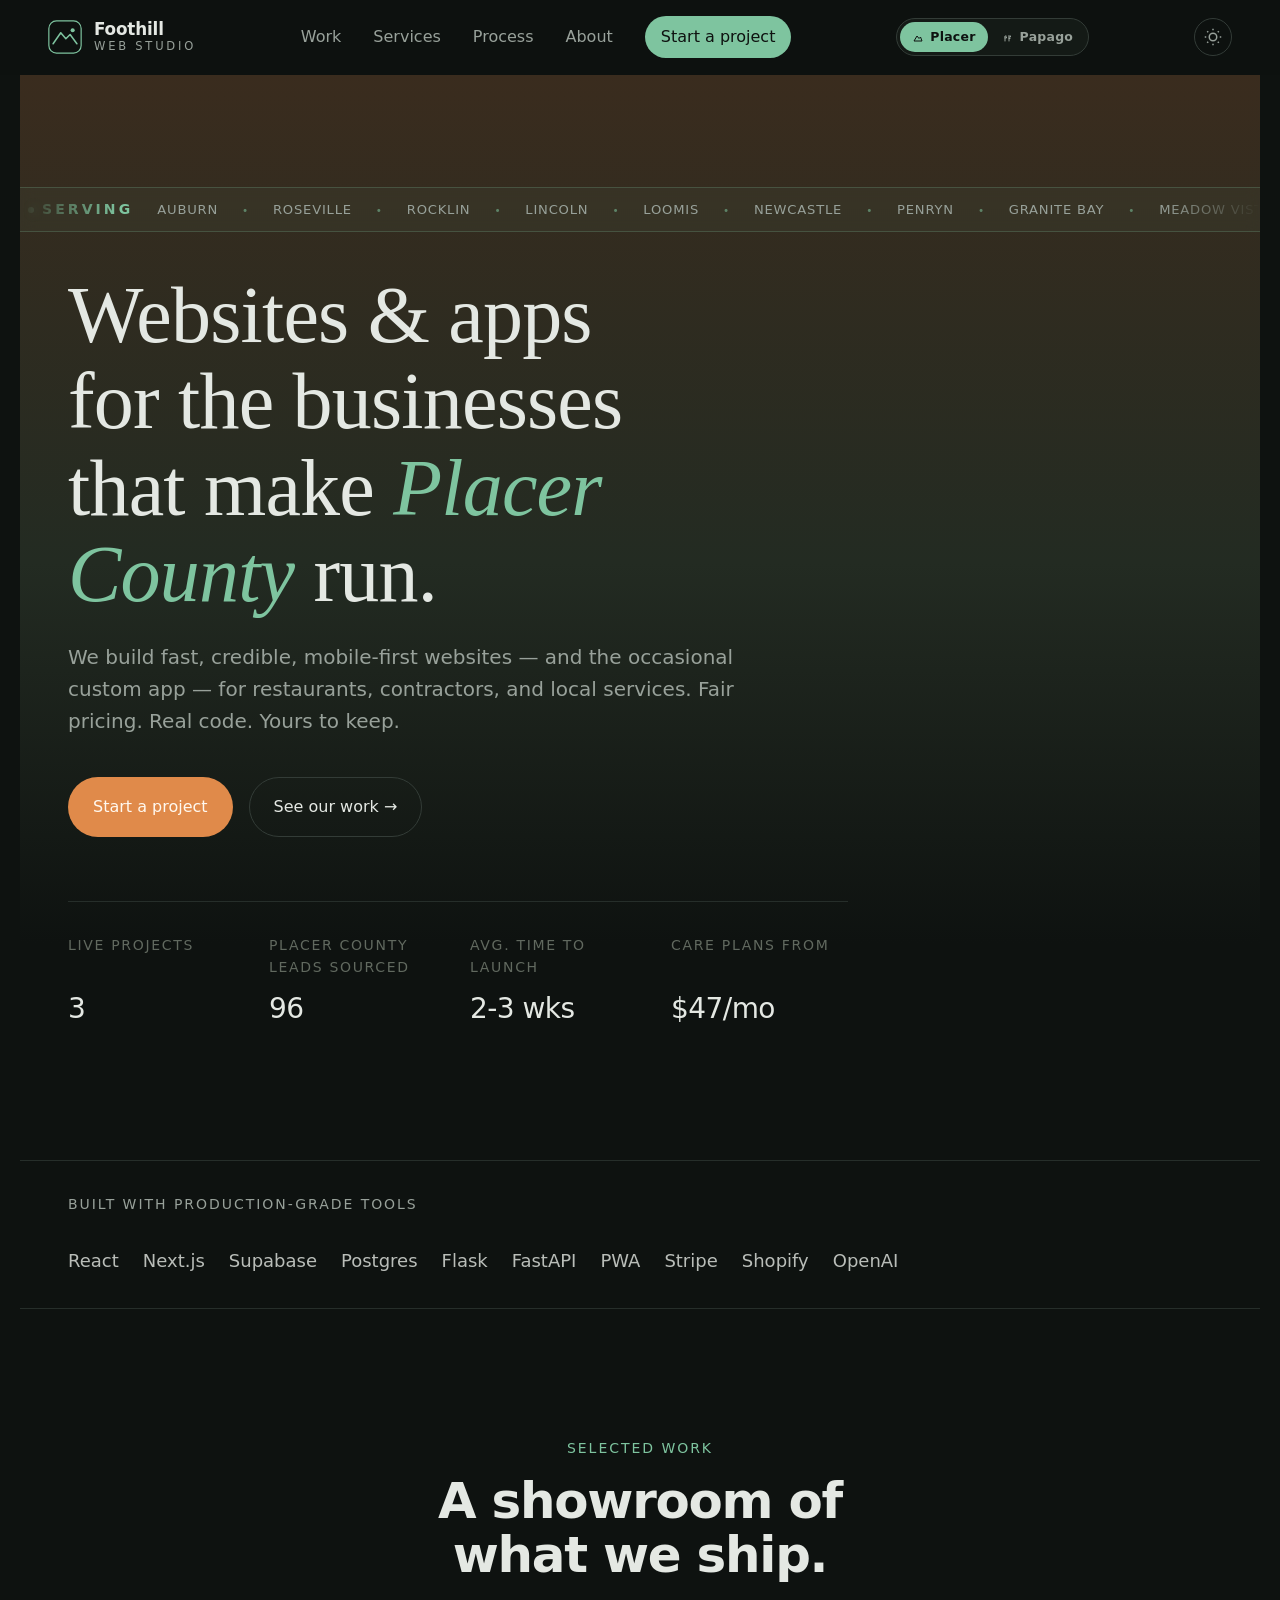
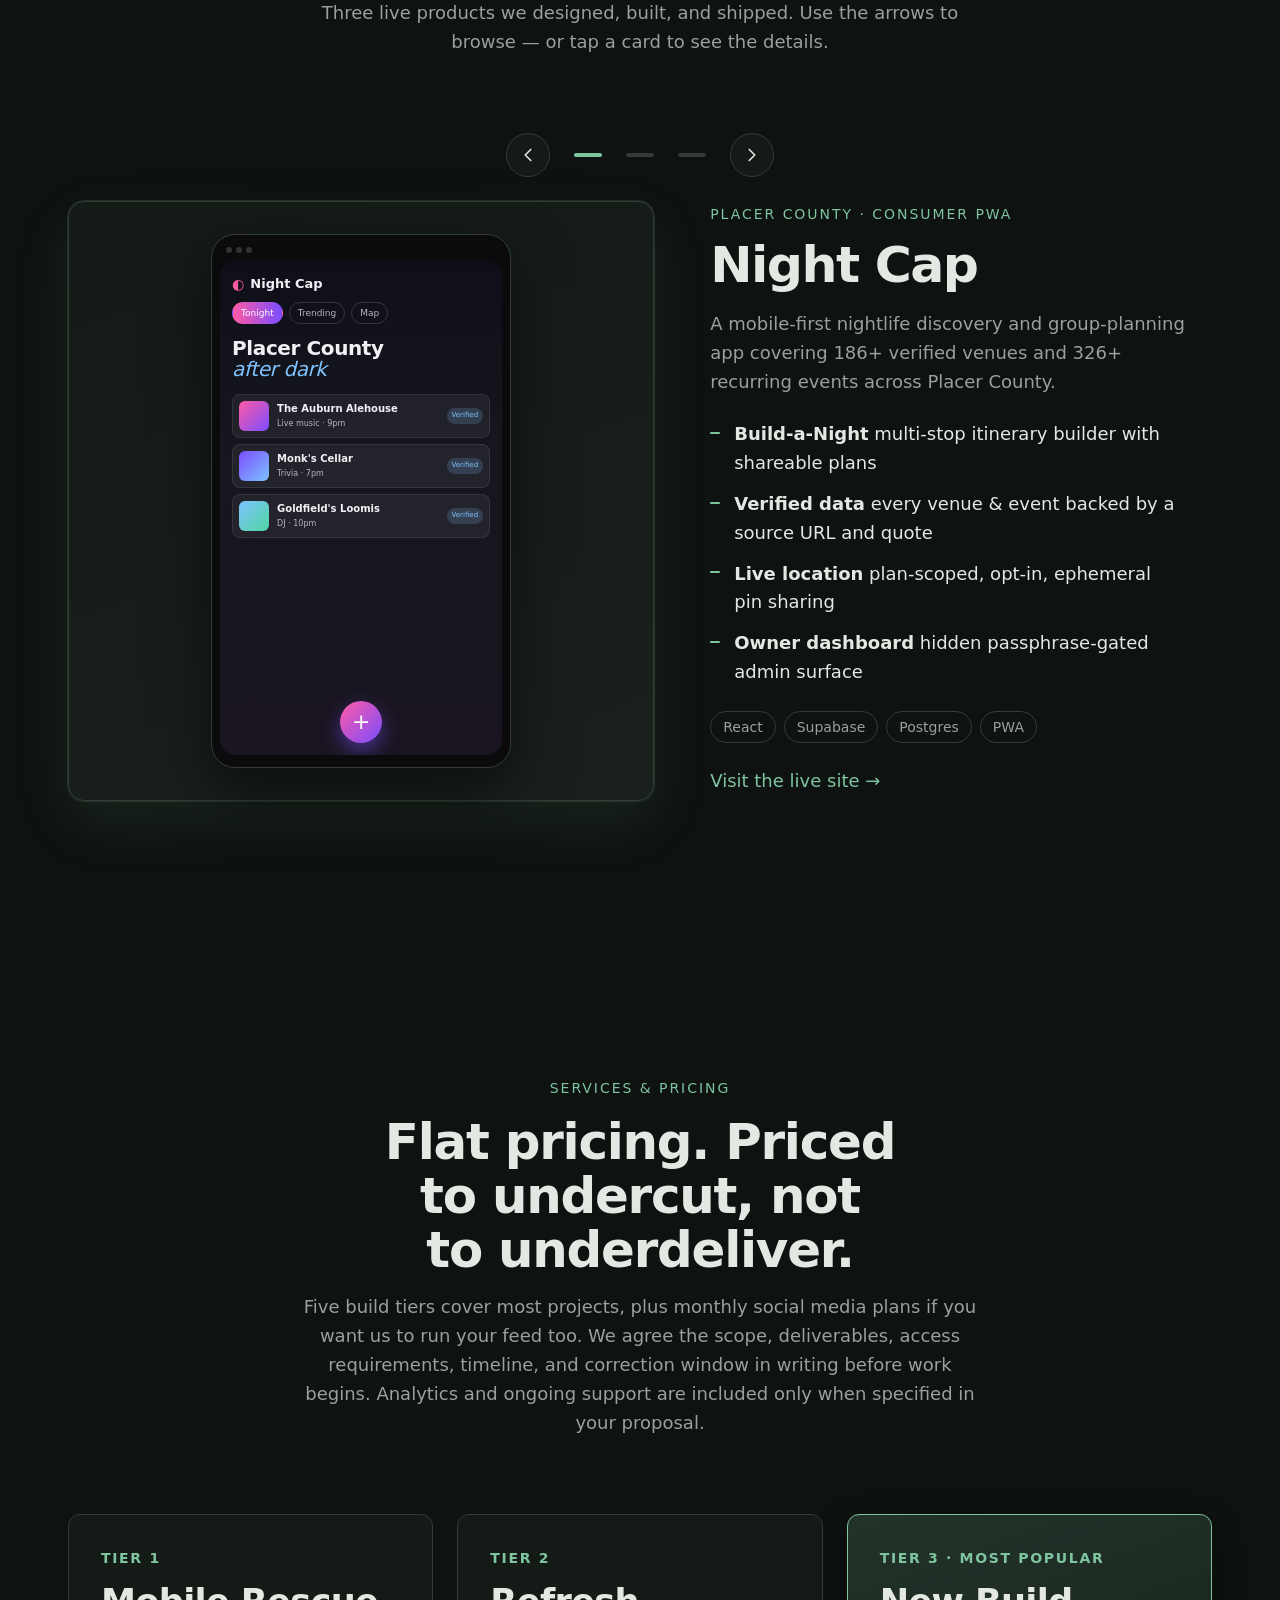
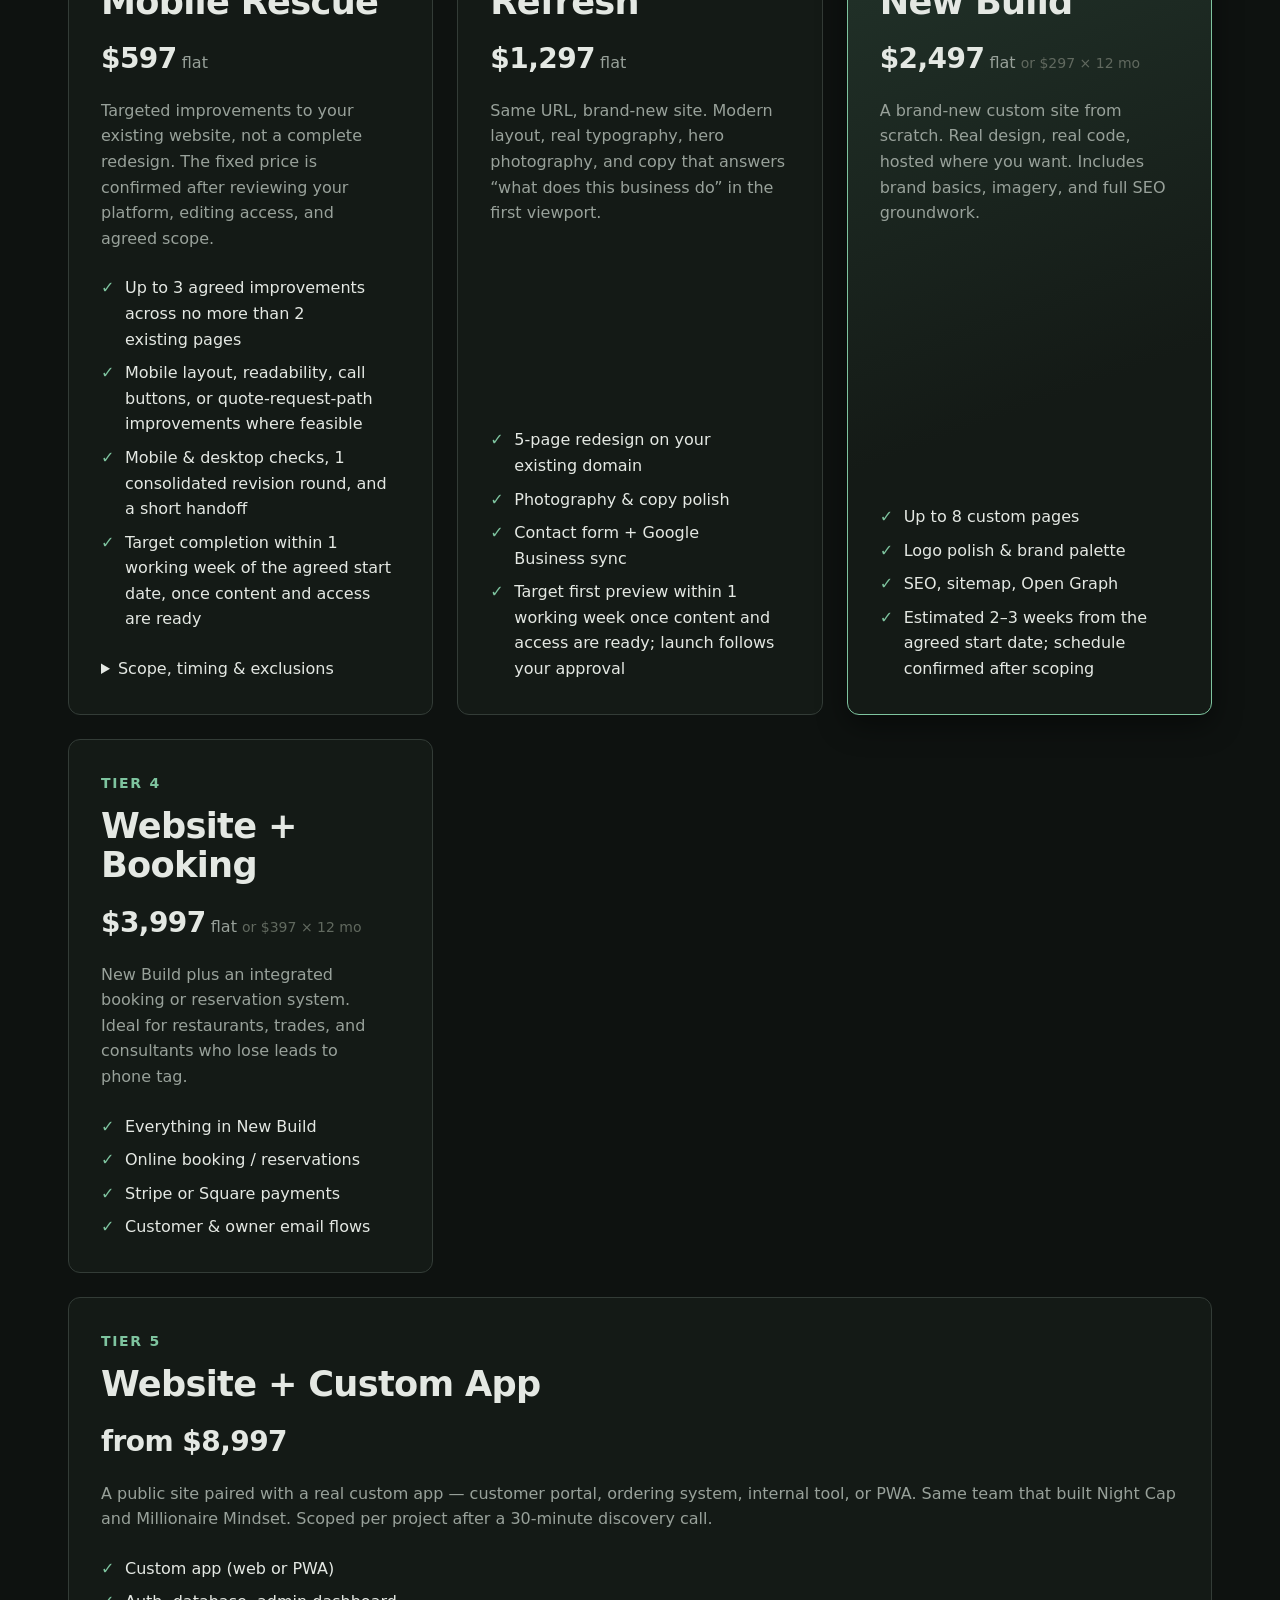
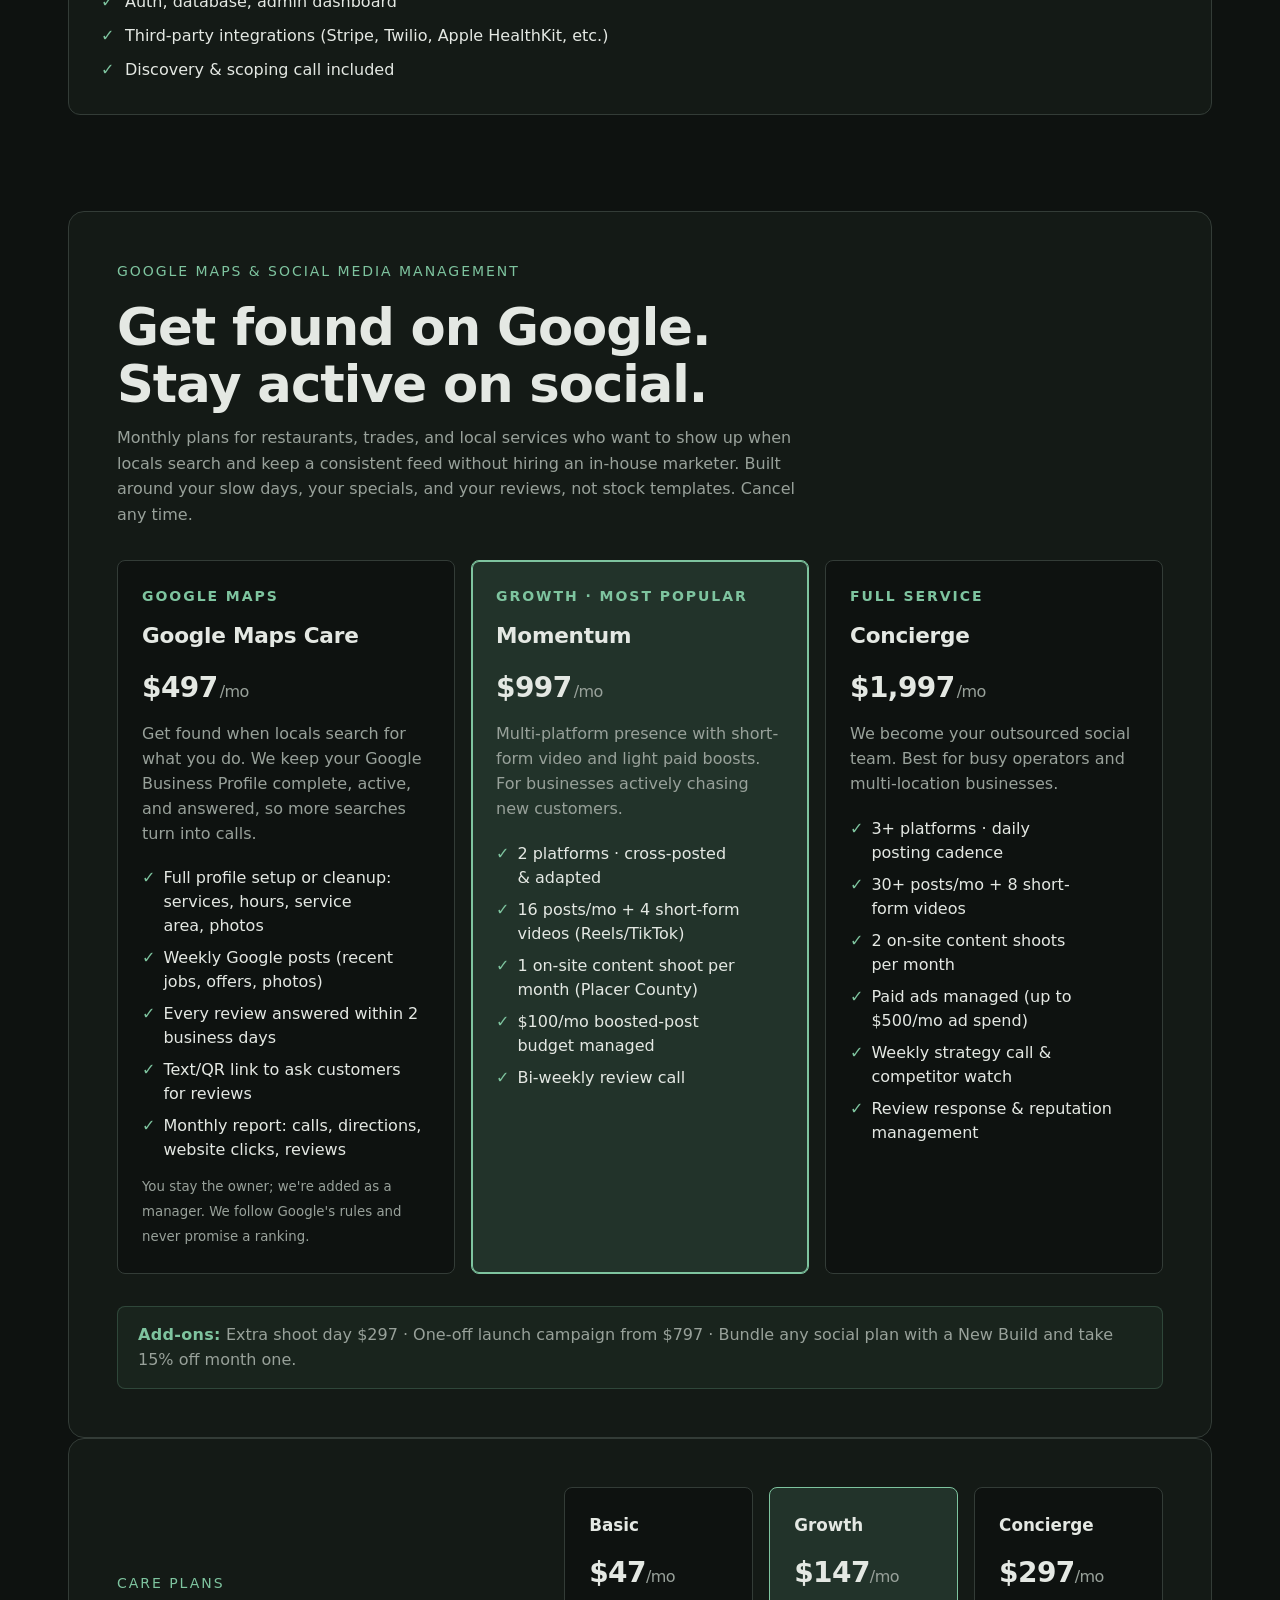
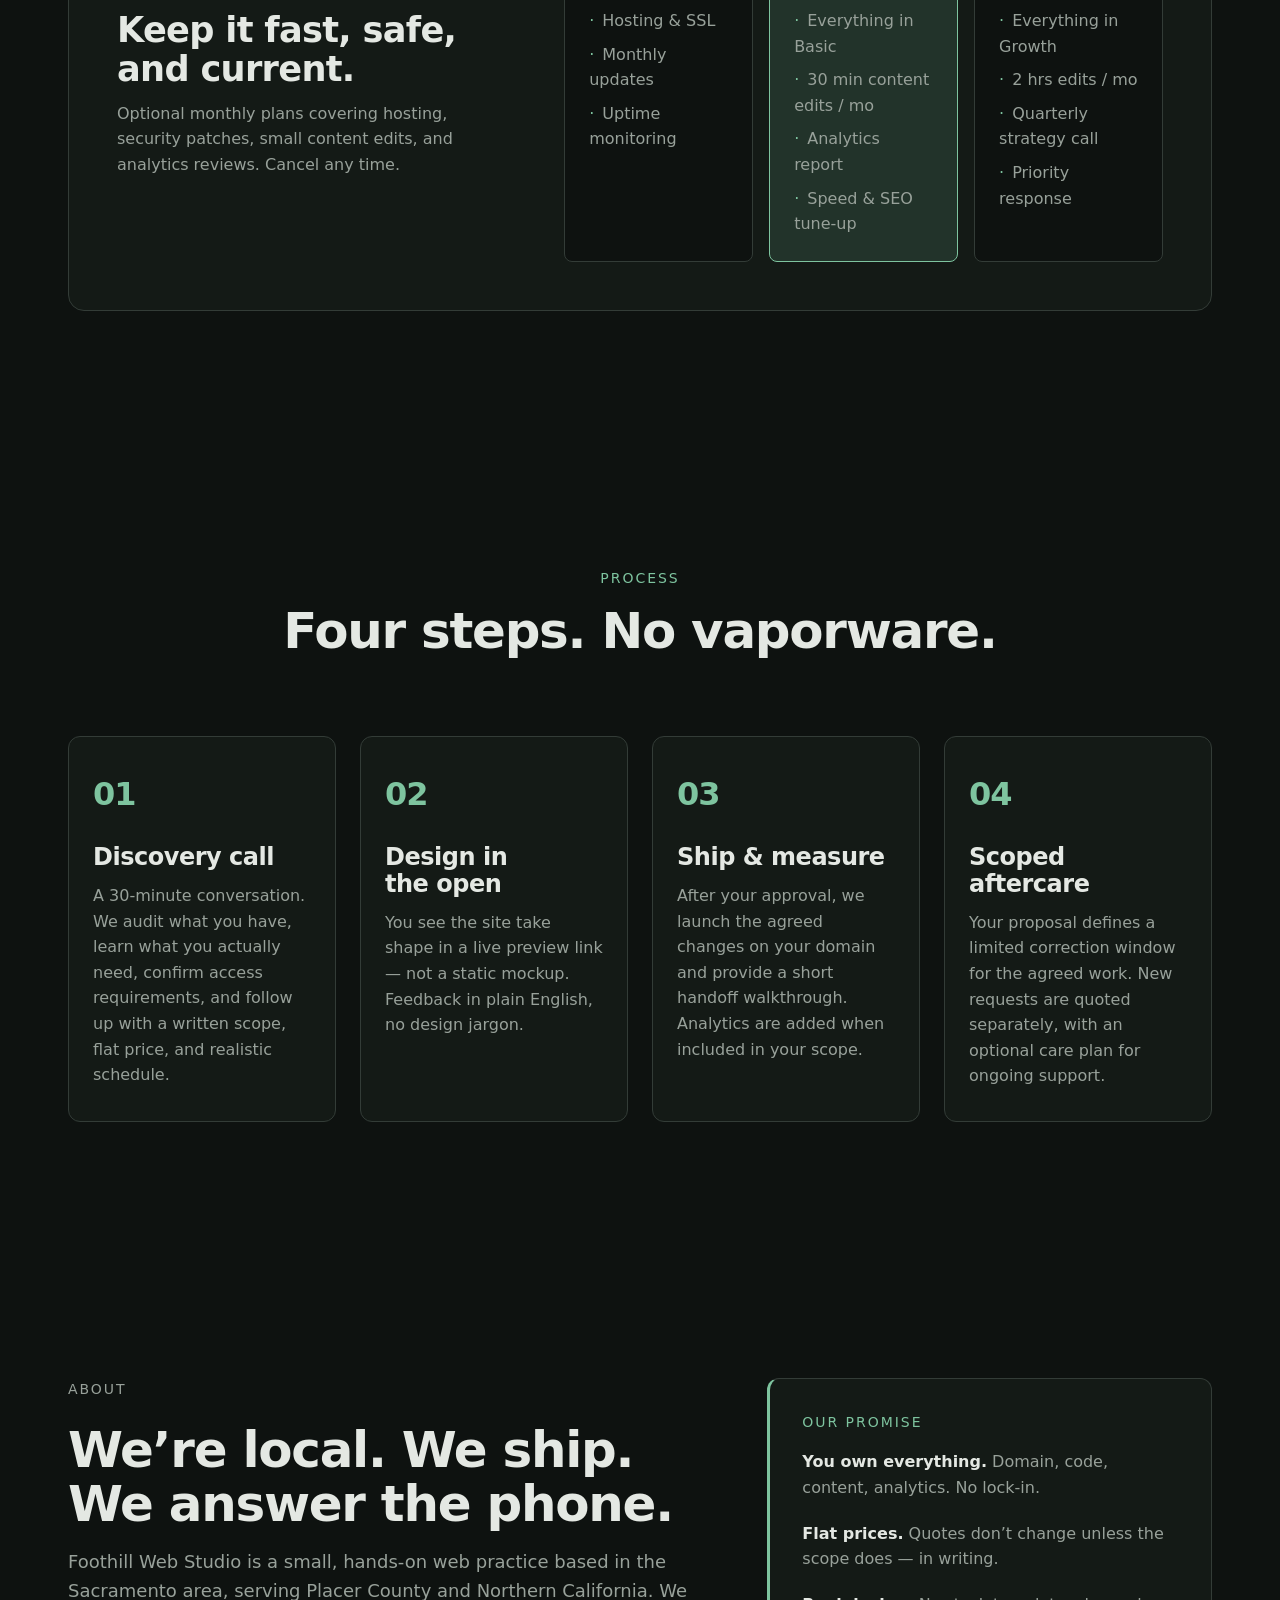
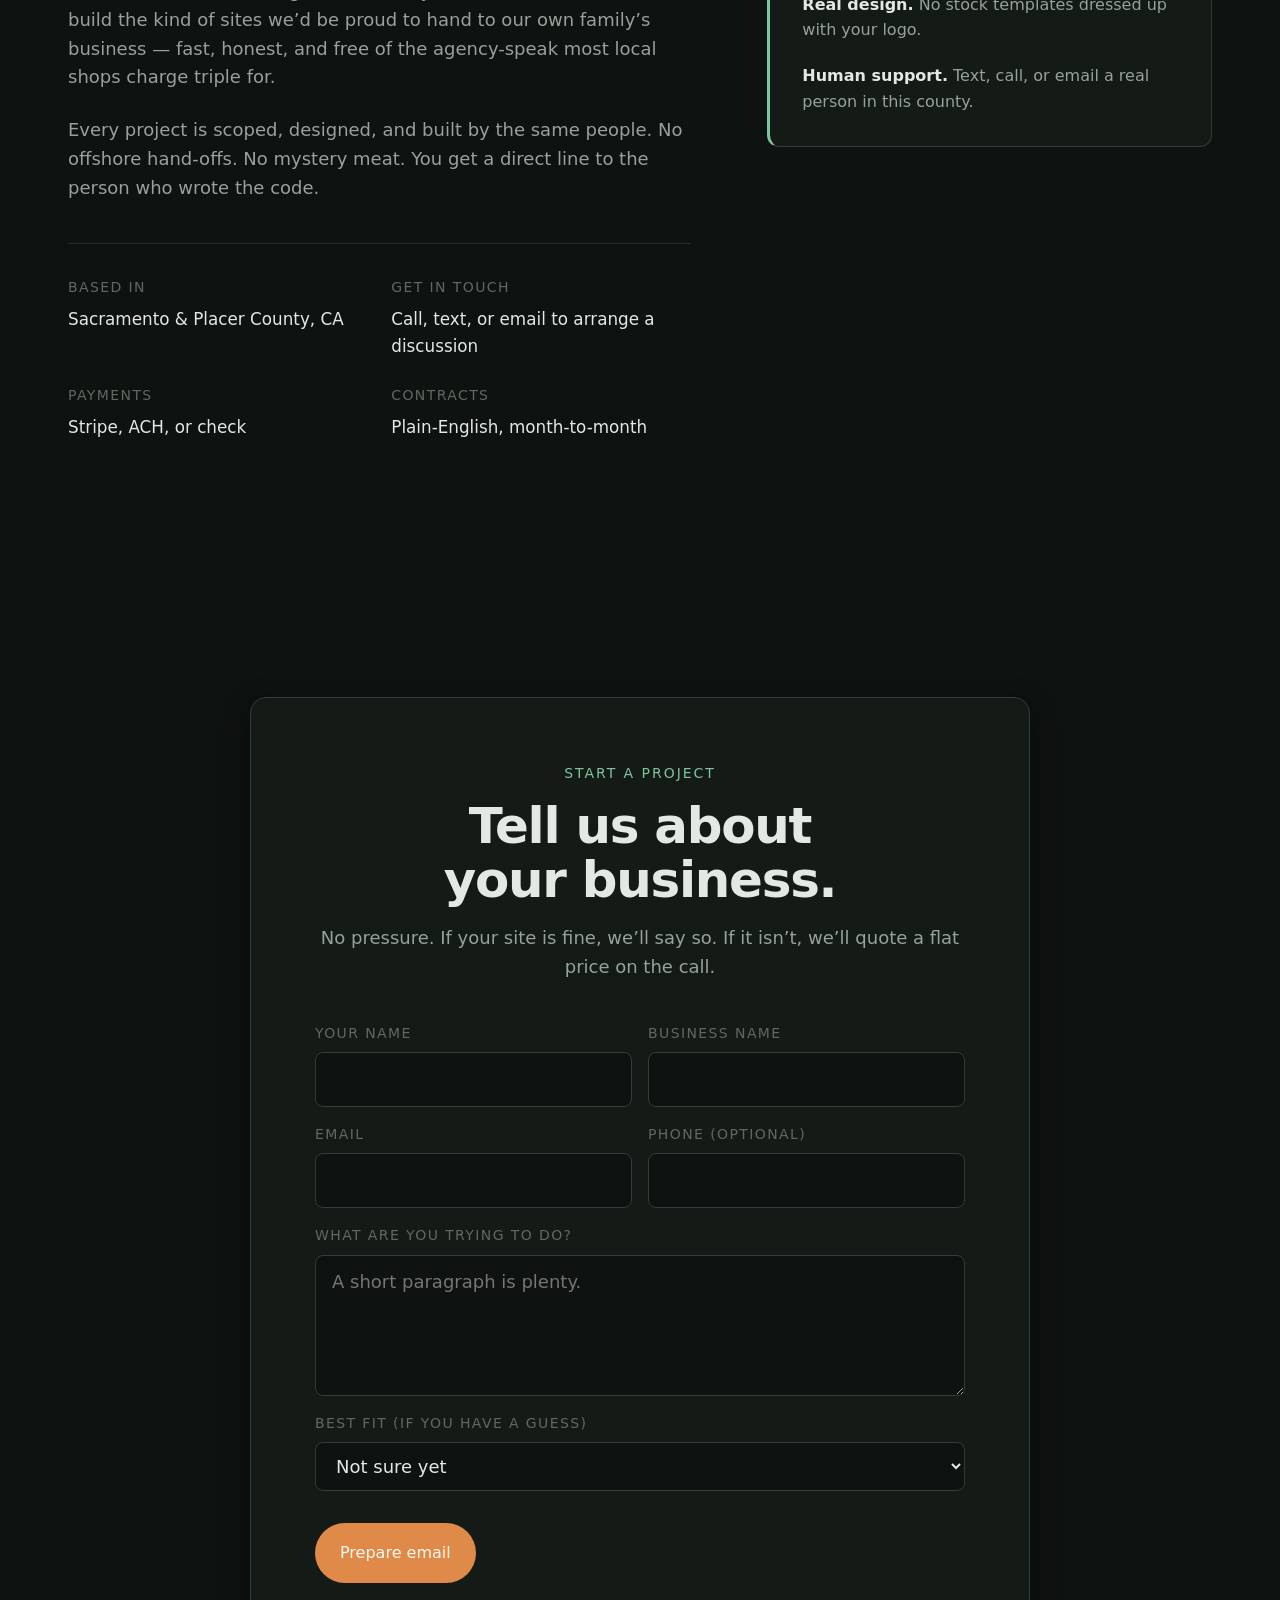
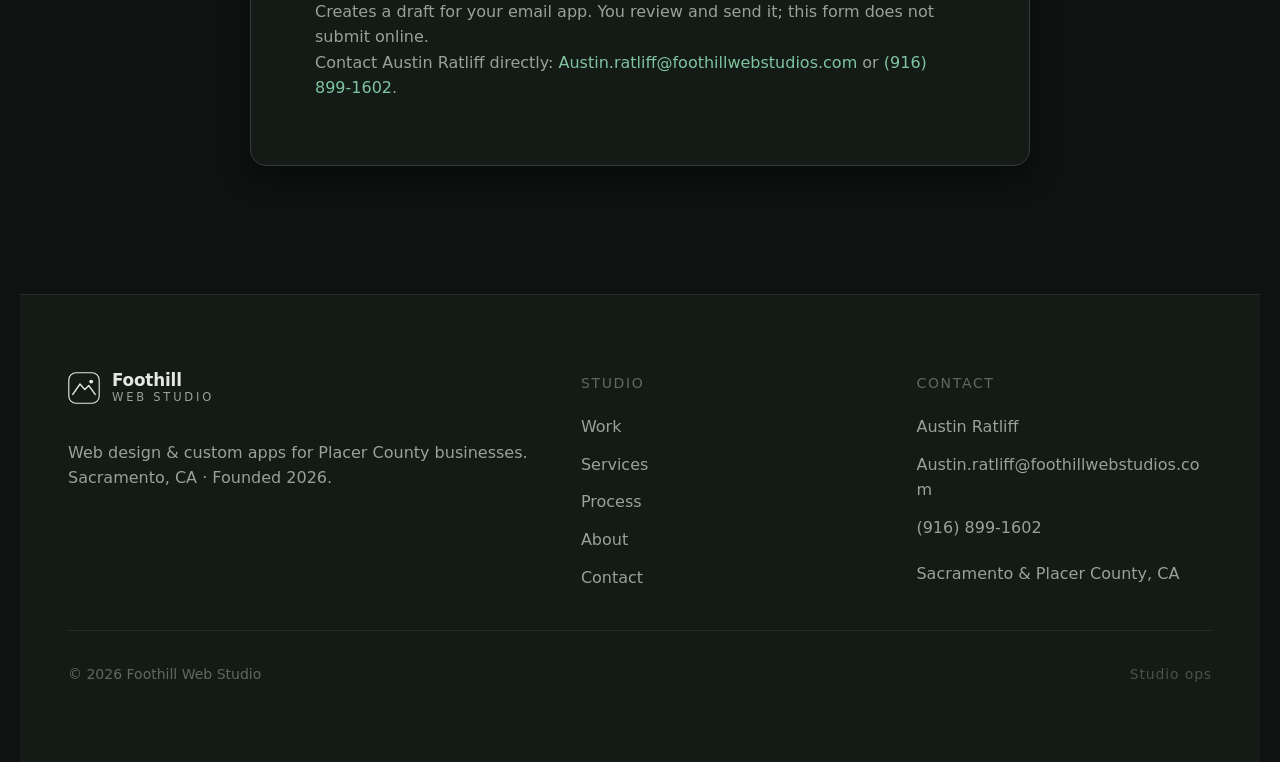
<file: index.html>
<!doctype html>
<html lang="en" data-theme="dark">
  <head>
    <meta charset="utf-8" />
    <meta name="viewport" content="width=device-width, initial-scale=1" />
    <title>Foothill Web Studio — Websites & Apps for Placer County</title>
    <meta
      name="description"
      content="Foothill Web Studio designs credible, modern websites and custom apps for small businesses across Placer County — from Auburn to Roseville, Rocklin, and Tahoe City."
    />
    <meta name="theme-color" content="#0e1210" />
    <meta property="og:title" content="Foothill Web Studio" />
    <meta
      property="og:description"
      content="A Placer County web studio building credible sites and custom apps that convert."
    />
    <link
      href="https://api.fontshare.com/v2/css?f[]=cabinet-grotesk@400,500,700,800&f[]=satoshi@300,400,500,700&display=swap"
      rel="stylesheet"
    />
    <link rel="stylesheet" href="./base.css" />
    <link rel="stylesheet" href="./style.css" />
    <link
      rel="icon"
      href="data:image/svg+xml,%3Csvg xmlns='http://www.w3.org/2000/svg' viewBox='0 0 32 32'%3E%3Crect width='32' height='32' rx='7' fill='%232f6a4d'/%3E%3Cpath d='M4 22 L11 12 L16 18 L20 14 L28 22 Z' fill='%23e6f0ea'/%3E%3Ccircle cx='23' cy='9' r='2.4' fill='%23e6f0ea'/%3E%3C/svg%3E"
    />
  </head>
  <body>
    <a class="skip" href="#main">Skip to content</a>

    <header class="header" id="header">
      <a href="#top" class="brand" aria-label="Foothill Web Studio, home">
        <svg
          class="brand__mark"
          width="34"
          height="34"
          viewBox="0 0 40 40"
          fill="none"
          aria-hidden="true"
        >
          <rect x="1" y="1" width="38" height="38" rx="9" stroke="currentColor" stroke-width="1.4" />
          <path
            d="M6 28 L15 15 L21 22 L26 17 L34 28"
            stroke="currentColor"
            stroke-width="1.8"
            stroke-linejoin="round"
            stroke-linecap="round"
            fill="none"
          />
          <circle cx="29" cy="12" r="2.4" fill="currentColor" />
        </svg>
        <span class="brand__wordmark">
          <span class="brand__name">Foothill</span>
          <span class="brand__sub">Web Studio</span>
        </span>
      </a>

      <nav class="nav" aria-label="Primary">
        <a href="#work">Work</a>
        <a href="#services">Services</a>
        <a href="#process">Process</a>
        <a href="#about">About</a>
        <a href="#contact" class="nav__cta">Start a project</a>
      </nav>

      <div class="region-toggle" role="group" aria-label="Choose region">
        <button
          type="button"
          class="region-toggle__btn is-active"
          data-region-btn="placer"
          aria-pressed="true"
          title="Placer County · Sacramento region"
        >
          <svg width="12" height="12" viewBox="0 0 24 24" fill="none" stroke="currentColor" stroke-width="2" stroke-linejoin="round" aria-hidden="true">
            <path d="M4 20 L10 10 L14 15 L17 12 L20 20 Z" />
          </svg>
          Placer
        </button>
        <button
          type="button"
          class="region-toggle__btn"
          data-region-btn="papago"
          aria-pressed="false"
          title="Papago · Phoenix / Tucson region"
        >
          <svg width="12" height="12" viewBox="0 0 24 24" fill="none" stroke="currentColor" stroke-width="2" stroke-linejoin="round" stroke-linecap="round" aria-hidden="true">
            <path d="M6 20 V12 M6 14 h3 v-2 M6 12 v-2 h2" />
            <path d="M14 20 V9 M14 12 h3 v-2 M14 15 h2" />
          </svg>
          Papago
        </button>
      </div>

      <button
        class="theme-toggle"
        data-theme-toggle
        aria-label="Switch to light mode"
        type="button"
      ></button>

      <button class="menu" aria-label="Open menu" aria-expanded="false" type="button">
        <span></span><span></span><span></span>
      </button>
    </header>

    <nav class="mobile-nav" aria-label="Mobile" hidden>
      <a href="#work">Work</a>
      <a href="#services">Services</a>
      <a href="#process">Process</a>
      <a href="#about">About</a>
      <a href="#contact" class="nav__cta">Start a project</a>
    </nav>

    <main id="main">
      <!-- HERO -->
      <section class="hero" id="top">
        <div class="hero__grid" aria-hidden="true"></div>

        <div class="ticker" aria-label="Cities and towns we serve" data-ticker>
            <div class="ticker__viewport">
              <div class="ticker__track" aria-hidden="false" data-ticker-track>
                <!-- Group 1 (visible) -->
                <span class="ticker__label"><span class="dot"></span>Serving</span>
                <span class="ticker__item">Auburn</span>
                <span class="ticker__item">Roseville</span>
                <span class="ticker__item">Rocklin</span>
                <span class="ticker__item">Lincoln</span>
                <span class="ticker__item">Loomis</span>
                <span class="ticker__item">Newcastle</span>
                <span class="ticker__item">Penryn</span>
                <span class="ticker__item">Granite Bay</span>
                <span class="ticker__item">Meadow Vista</span>
                <span class="ticker__item">Colfax</span>
                <span class="ticker__item">Foresthill</span>
                <span class="ticker__item">Weimar</span>
                <span class="ticker__item">Applegate</span>
                <span class="ticker__item">Alta</span>
                <span class="ticker__item">Dutch Flat</span>
                <span class="ticker__item">Sheridan</span>
                <span class="ticker__item">Kings Beach</span>
                <span class="ticker__item">Tahoe City</span>
                <span class="ticker__item">Tahoma</span>
                <span class="ticker__item">Truckee</span>
                <span class="ticker__item">Sacramento</span>
                <span class="ticker__item">West Sacramento</span>
                <span class="ticker__item">North Highlands</span>
                <span class="ticker__item">Arden-Arcade</span>
                <span class="ticker__item">Carmichael</span>
                <span class="ticker__item">Fair Oaks</span>
                <span class="ticker__item">Citrus Heights</span>
                <span class="ticker__item">Orangevale</span>
                <span class="ticker__item">Folsom</span>
                <span class="ticker__item">Rancho Cordova</span>
                <span class="ticker__item">Gold River</span>
                <span class="ticker__item">Elk Grove</span>
                <span class="ticker__item">Galt</span>
                <span class="ticker__item">Wilton</span>
                <span class="ticker__item">Isleton</span>
                <span class="ticker__item">Antelope</span>
                <span class="ticker__item">Rio Linda</span>
                <span class="ticker__item">Elverta</span>
                <span class="ticker__item">Placer County</span>
                <span class="ticker__item">Sacramento County</span>
                <!-- Group 2 (duplicate for seamless loop) -->
                <span class="ticker__label" aria-hidden="true"><span class="dot"></span>Serving</span>
                <span class="ticker__item" aria-hidden="true">Auburn</span>
                <span class="ticker__item" aria-hidden="true">Roseville</span>
                <span class="ticker__item" aria-hidden="true">Rocklin</span>
                <span class="ticker__item" aria-hidden="true">Lincoln</span>
                <span class="ticker__item" aria-hidden="true">Loomis</span>
                <span class="ticker__item" aria-hidden="true">Newcastle</span>
                <span class="ticker__item" aria-hidden="true">Penryn</span>
                <span class="ticker__item" aria-hidden="true">Granite Bay</span>
                <span class="ticker__item" aria-hidden="true">Meadow Vista</span>
                <span class="ticker__item" aria-hidden="true">Colfax</span>
                <span class="ticker__item" aria-hidden="true">Foresthill</span>
                <span class="ticker__item" aria-hidden="true">Weimar</span>
                <span class="ticker__item" aria-hidden="true">Applegate</span>
                <span class="ticker__item" aria-hidden="true">Alta</span>
                <span class="ticker__item" aria-hidden="true">Dutch Flat</span>
                <span class="ticker__item" aria-hidden="true">Sheridan</span>
                <span class="ticker__item" aria-hidden="true">Kings Beach</span>
                <span class="ticker__item" aria-hidden="true">Tahoe City</span>
                <span class="ticker__item" aria-hidden="true">Tahoma</span>
                <span class="ticker__item" aria-hidden="true">Truckee</span>
                <span class="ticker__item" aria-hidden="true">Sacramento</span>
                <span class="ticker__item" aria-hidden="true">West Sacramento</span>
                <span class="ticker__item" aria-hidden="true">North Highlands</span>
                <span class="ticker__item" aria-hidden="true">Arden-Arcade</span>
                <span class="ticker__item" aria-hidden="true">Carmichael</span>
                <span class="ticker__item" aria-hidden="true">Fair Oaks</span>
                <span class="ticker__item" aria-hidden="true">Citrus Heights</span>
                <span class="ticker__item" aria-hidden="true">Orangevale</span>
                <span class="ticker__item" aria-hidden="true">Folsom</span>
                <span class="ticker__item" aria-hidden="true">Rancho Cordova</span>
                <span class="ticker__item" aria-hidden="true">Gold River</span>
                <span class="ticker__item" aria-hidden="true">Elk Grove</span>
                <span class="ticker__item" aria-hidden="true">Galt</span>
                <span class="ticker__item" aria-hidden="true">Wilton</span>
                <span class="ticker__item" aria-hidden="true">Isleton</span>
                <span class="ticker__item" aria-hidden="true">Antelope</span>
                <span class="ticker__item" aria-hidden="true">Rio Linda</span>
                <span class="ticker__item" aria-hidden="true">Elverta</span>
                <span class="ticker__item" aria-hidden="true">Placer County</span>
                <span class="ticker__item" aria-hidden="true">Sacramento County</span>
              </div>
            </div>
          </div>

        <div class="hero__inner">
          <h1 class="hero__title">
            Websites &amp; apps for the businesses that make
            <span class="accent" data-region-italic>Placer County</span> run.
          </h1>

          <p class="hero__lede">
            We build fast, credible, mobile-first websites — and the occasional custom app — for
            restaurants, contractors, and local services. Fair pricing. Real code. Yours to keep.
          </p>

          <div class="hero__ctas">
            <a href="#contact" class="btn btn--primary">Start a project</a>
            <a href="#work" class="btn btn--ghost">See our work →</a>
          </div>

          <dl class="hero__stats">
            <div><dt>Live projects</dt><dd>3</dd></div>
            <div><dt data-region-leads-label>Placer County leads sourced</dt><dd data-region-leads-count>96</dd></div>
            <div><dt>Avg. time to launch</dt><dd>2-3 wks</dd></div>
            <div><dt>Care plans from</dt><dd>$47/mo</dd></div>
          </dl>
        </div>
      </section>

      <!-- CREDIBILITY / STACK STRIP -->
      <section class="strip" aria-label="What we build with">
        <p class="strip__label">Built with production-grade tools</p>
        <ul class="strip__list" role="list">
          <li>React</li>
          <li>Next.js</li>
          <li>Supabase</li>
          <li>Postgres</li>
          <li>Flask</li>
          <li>FastAPI</li>
          <li>PWA</li>
          <li>Stripe</li>
          <li>Shopify</li>
          <li>OpenAI</li>
        </ul>
      </section>

      <!-- SHOWROOM -->
      <section class="section showroom" id="work">
        <header class="section__head">
          <p class="section__eyebrow">Selected work</p>
          <h2 class="section__title">A showroom of what we ship.</h2>
          <p class="section__lede">
            Three live products we designed, built, and shipped. Use the arrows to browse — or tap a
            card to see the details.
          </p>
        </header>

        <div class="showroom__stage" data-showroom>
          <div class="showroom__controls" role="group" aria-label="Browse projects">
            <button class="showroom__arrow showroom__arrow--prev" aria-label="Previous project" type="button">
              <svg viewBox="0 0 24 24" width="22" height="22" fill="none" stroke="currentColor" stroke-width="1.8"><path d="M15 6l-6 6 6 6" stroke-linecap="round" stroke-linejoin="round"/></svg>
            </button>
            <div class="showroom__dots" role="group" aria-label="Choose a project">
              <button type="button" aria-label="Night Cap" aria-pressed="true" data-dot="0" class="is-active"></button>
              <button type="button" aria-label="Millionaire Mindset" aria-pressed="false" data-dot="1"></button>
              <button type="button" aria-label="Loyal Paws Co." aria-pressed="false" data-dot="2"></button>
            </div>
            <button class="showroom__arrow showroom__arrow--next" aria-label="Next project" type="button">
              <svg viewBox="0 0 24 24" width="22" height="22" fill="none" stroke="currentColor" stroke-width="1.8"><path d="M9 6l6 6-6 6" stroke-linecap="round" stroke-linejoin="round"/></svg>
            </button>
          </div>

          <div class="showroom__viewport">
            <!-- SLIDE 1 -->
            <article class="slide is-active" data-slide="0">
              <div class="slide__media">
                <div class="preview preview--night">
                  <div class="preview__chrome"><span></span><span></span><span></span></div>
                  <div class="preview__screen">
                    <div class="pn-header">
                      <div class="pn-title">
                        <span class="pn-logo">◐</span>
                        <span>Night Cap</span>
                      </div>
                      <div class="pn-tabs"><span class="pn-tab is-on">Tonight</span><span class="pn-tab">Trending</span><span class="pn-tab">Map</span></div>
                    </div>
                    <div class="pn-hero">Placer County<br/><em>after dark</em></div>
                    <div class="pn-cards">
                      <div class="pn-card">
                        <div class="pn-thumb"></div>
                        <div class="pn-meta">
                          <strong>The Auburn Alehouse</strong>
                          <span>Live music · 9pm</span>
                        </div>
                        <span class="pn-badge">Verified</span>
                      </div>
                      <div class="pn-card">
                        <div class="pn-thumb pn-thumb--b"></div>
                        <div class="pn-meta">
                          <strong>Monk's Cellar</strong>
                          <span>Trivia · 7pm</span>
                        </div>
                        <span class="pn-badge">Verified</span>
                      </div>
                      <div class="pn-card">
                        <div class="pn-thumb pn-thumb--c"></div>
                        <div class="pn-meta">
                          <strong>Goldfield's Loomis</strong>
                          <span>DJ · 10pm</span>
                        </div>
                        <span class="pn-badge">Verified</span>
                      </div>
                    </div>
                    <div class="pn-fab">+</div>
                  </div>
                </div>
              </div>
              <div class="slide__body">
                <p class="slide__kicker">Placer County · Consumer PWA</p>
                <h3 class="slide__title">Night Cap</h3>
                <p class="slide__lede">
                  A mobile-first nightlife discovery and group-planning app covering 186+ verified
                  venues and 326+ recurring events across Placer County.
                </p>
                <ul class="slide__features" role="list">
                  <li><span>Build-a-Night</span> multi-stop itinerary builder with shareable plans</li>
                  <li><span>Verified data</span> every venue &amp; event backed by a source URL and quote</li>
                  <li><span>Live location</span> plan-scoped, opt-in, ephemeral pin sharing</li>
                  <li><span>Owner dashboard</span> hidden passphrase-gated admin surface</li>
                </ul>
                <div class="slide__tech">
                  <span>React</span><span>Supabase</span><span>Postgres</span><span>PWA</span>
                </div>
                <a class="slide__link" href="https://placer-after-dark.pplx.app" target="_blank" rel="noopener">Visit the live site →</a>
              </div>
            </article>

            <!-- SLIDE 2 -->
            <article class="slide" data-slide="1">
              <div class="slide__media">
                <div class="preview preview--heart">
                  <div class="preview__chrome"><span></span><span></span><span></span></div>
                  <div class="preview__screen">
                    <div class="hs-header">
                      <span class="hs-logo">♥</span>
                      <span class="hs-name">Millionaire Mindset</span>
                    </div>
                    <div class="hs-tiles">
                      <div class="hs-tile">
                        <span class="hs-tile__label">Net Worth</span>
                        <strong>$142,300</strong>
                        <span class="hs-tile__note">+2.4% this month</span>
                      </div>
                      <div class="hs-tile hs-tile--accent">
                        <span class="hs-tile__label">Calories today</span>
                        <strong>1,842 / 2,400</strong>
                        <div class="hs-bar"><i style="width:77%"></i></div>
                      </div>
                    </div>
                    <div class="hs-plan">
                      <p class="hs-plan__head">12-Week Roadmap · Week 6</p>
                      <ul>
                        <li><i class="check">✓</i> Zone 2 cardio · 3× this week</li>
                        <li><i class="check">✓</i> Bench 3×5 @ 185</li>
                        <li><i class="check pending">○</i> Log dinner macros</li>
                      </ul>
                    </div>
                  </div>
                </div>
              </div>
              <div class="slide__body">
                <p class="slide__kicker">Personal fitness &amp; finance · Web app</p>
                <h3 class="slide__title">Millionaire Mindset</h3>
                <p class="slide__lede">
                  A 12-week heart-health, strength, and net-worth roadmap tied to a macro tracker
                  with Apple Watch webhook sync — persistent SQLite storage, offline-friendly PWA.
                </p>
                <ul class="slide__features" role="list">
                  <li><span>Roadmap</span> weekly cardio, strength &amp; financial milestones</li>
                  <li><span>Macros</span> food-autocomplete calorie &amp; protein tracker</li>
                  <li><span>Watch sync</span> HealthKit webhook posts steps, HR, workouts</li>
                  <li><span>Journaling</span> weight, glucose &amp; blood-pressure logs</li>
                </ul>
                <div class="slide__tech">
                  <span>Flask</span><span>SQLite</span><span>HealthKit</span><span>PWA</span>
                </div>
                <a class="slide__link" href="https://heart-strength-roadmap.pplx.app" target="_blank" rel="noopener">Visit the live site →</a>
              </div>
            </article>

            <!-- SLIDE 3 -->
            <article class="slide" data-slide="2">
              <div class="slide__media">
                <div class="preview preview--shop">
                  <div class="preview__chrome"><span></span><span></span><span></span></div>
                  <div class="preview__screen">
                    <div class="lp-header">
                      <span class="lp-logo">🐾</span>
                      <span class="lp-name">Loyal Paws Co.</span>
                      <span class="lp-cart">Cart · 2</span>
                    </div>
                    <div class="lp-hero">
                      <div class="lp-hero__copy">
                        <strong>Gear your dog will actually use.</strong>
                        <span>Supplier-verified products. No dropship guesswork.</span>
                      </div>
                      <div class="lp-hero__badge">Pre-launch</div>
                    </div>
                    <div class="lp-grid">
                      <div class="lp-card"><div class="lp-thumb lp-thumb--a"></div><span>Cushioned Harness</span><em>$32</em></div>
                      <div class="lp-card"><div class="lp-thumb lp-thumb--b"></div><span>All-Weather Bed</span><em>$68</em></div>
                      <div class="lp-card"><div class="lp-thumb lp-thumb--c"></div><span>Travel Bowl</span><em>$14</em></div>
                    </div>
                  </div>
                </div>
              </div>
              <div class="slide__body">
                <p class="slide__kicker">E-commerce · Supervised dropship pipeline</p>
                <h3 class="slide__title">Loyal Paws Co.</h3>
                <p class="slide__lede">
                  A Shopify storefront paired with a FastAPI + Supabase agent pipeline. Trend Scout →
                  Supplier Matcher → Store Builder → human approval → Launch Manager. No listing
                  goes live without a sign-off.
                </p>
                <ul class="slide__features" role="list">
                  <li><span>Real supplier data</span> CJdropshipping catalog, stock &amp; freight</li>
                  <li><span>Human-approval gate</span> publishing requires recorded sign-off</li>
                  <li><span>Deterministic pricing</span> margin math is code, not LLM guesswork</li>
                  <li><span>Compliant listings</span> unsupported claims are stripped automatically</li>
                </ul>
                <div class="slide__tech">
                  <span>Shopify</span><span>FastAPI</span><span>Supabase</span><span>Railway</span>
                </div>
                <span class="slide__link slide__link--muted">Pre-launch · storefront in review</span>
              </div>
            </article>
          </div>

        </div>
      </section>

      <!-- SERVICES -->
      <section class="section services" id="services">
        <header class="section__head">
          <p class="section__eyebrow">Services &amp; pricing</p>
          <h2 class="section__title">Flat pricing. Priced to undercut, not to underdeliver.</h2>
          <p class="section__lede">
            Five build tiers cover most projects, plus monthly social media plans if you want
            us to run your feed too. We agree the scope, deliverables, access requirements,
            timeline, and correction window in writing before work begins. Analytics and
            ongoing support are included only when specified in your proposal.
          </p>
        </header>

        <div class="tier-grid">
          <article class="tier">
            <p class="tier__tag">Tier 1</p>
            <h3 class="tier__name">Mobile Rescue</h3>
            <p class="tier__price"><span>$597</span> flat</p>
            <p class="tier__desc">
              Targeted improvements to your existing website, not a complete redesign.
              The fixed price is confirmed after reviewing your platform, editing access,
              and agreed scope.
            </p>
            <ul role="list">
              <li>Up to 3 agreed improvements across no more than 2 existing pages</li>
              <li>Mobile layout, readability, call buttons, or quote-request-path improvements where feasible</li>
              <li>Mobile &amp; desktop checks, 1 consolidated revision round, and a short handoff</li>
              <li>Target completion within 1 working week of the agreed start date, once content and access are ready</li>
            </ul>
            <details class="tier__terms">
            <summary>Scope, timing &amp; exclusions</summary>
            <p class="tier__desc">A working week means 5 business days. Timing is confirmed in your proposal and may change if feedback,
              content, or access is delayed. New booking, payment, or CRM systems; major migrations;
              malware cleanup; extensive copywriting; paid software; and ongoing support are outside
              this package unless separately agreed. No guaranteed rankings, leads, revenue, or
              performance score.</p>
            </details>
          </article>

          <article class="tier">
            <p class="tier__tag">Tier 2</p>
            <h3 class="tier__name">Refresh</h3>
            <p class="tier__price"><span>$1,297</span> flat</p>
            <p class="tier__desc">
              Same URL, brand-new site. Modern layout, real typography, hero photography, and copy
              that answers &ldquo;what does this business do&rdquo; in the first viewport.
            </p>
            <ul role="list">
              <li>5-page redesign on your existing domain</li>
              <li>Photography &amp; copy polish</li>
              <li>Contact form + Google Business sync</li>
              <li>Target first preview within 1 working week once content and access are ready; launch follows your approval</li>
            </ul>
          </article>

          <article class="tier tier--featured">
            <p class="tier__tag">Tier 3 · Most popular</p>
            <h3 class="tier__name">New Build</h3>
            <p class="tier__price"><span>$2,497</span> flat <em>or $297 × 12 mo</em></p>
            <p class="tier__desc">
              A brand-new custom site from scratch. Real design, real code, hosted where you want.
              Includes brand basics, imagery, and full SEO groundwork.
            </p>
            <ul role="list">
              <li>Up to 8 custom pages</li>
              <li>Logo polish &amp; brand palette</li>
              <li>SEO, sitemap, Open Graph</li>
              <li>Estimated 2–3 weeks from the agreed start date; schedule confirmed after scoping</li>
            </ul>
          </article>

          <article class="tier">
            <p class="tier__tag">Tier 4</p>
            <h3 class="tier__name">Website + Booking</h3>
            <p class="tier__price"><span>$3,997</span> flat <em>or $397 × 12 mo</em></p>
            <p class="tier__desc">
              New Build plus an integrated booking or reservation system. Ideal for restaurants,
              trades, and consultants who lose leads to phone tag.
            </p>
            <ul role="list">
              <li>Everything in New Build</li>
              <li>Online booking / reservations</li>
              <li>Stripe or Square payments</li>
              <li>Customer &amp; owner email flows</li>
            </ul>
          </article>

          <article class="tier tier--wide">
            <p class="tier__tag">Tier 5</p>
            <h3 class="tier__name">Website + Custom App</h3>
            <p class="tier__price"><span>from $8,997</span></p>
            <p class="tier__desc">
              A public site paired with a real custom app — customer portal, ordering system,
              internal tool, or PWA. Same team that built Night Cap and Millionaire Mindset. Scoped
              per project after a 30-minute discovery call.
            </p>
            <ul role="list">
              <li>Custom app (web or PWA)</li>
              <li>Auth, database, admin dashboard</li>
              <li>Third-party integrations (Stripe, Twilio, Apple HealthKit, etc.)</li>
              <li>Discovery &amp; scoping call included</li>
            </ul>
          </article>
        </div>

        <!-- SOCIAL MEDIA MANAGEMENT -->
        <div class="social">
          <div class="social__head">
            <p class="section__eyebrow">Google Maps &amp; social media management</p>
            <h3>Get found on Google. Stay active on social.</h3>
            <p>
              Monthly plans for restaurants, trades, and local services who want to show up when
              locals search and keep a consistent feed without hiring an in-house marketer. Built
              around your slow days, your specials, and your reviews, not stock templates. Cancel any time.
            </p>
          </div>
          <div class="social__grid">
            <div class="social__card">
              <p class="social__tag">Google Maps</p>
              <p class="social__name">Google Maps Care</p>
              <p class="social__price">$497<em>/mo</em></p>
              <p class="social__desc">
                Get found when locals search for what you do. We keep your Google Business
                Profile complete, active, and answered, so more searches turn into calls.
              </p>
              <ul role="list">
                <li>Full profile setup or cleanup: services, hours, service area, photos</li>
                <li>Weekly Google posts (recent jobs, offers, photos)</li>
                <li>Every review answered within 2 business days</li>
                <li>Text/QR link to ask customers for reviews</li>
                <li>Monthly report: calls, directions, website clicks, reviews</li>
              </ul>
              <p class="social__desc"><small>You stay the owner; we're added as a manager. We follow Google's rules and never promise a ranking.</small></p>
            </div>
            <div class="social__card social__card--featured">
              <p class="social__tag">Growth &middot; most popular</p>
              <p class="social__name">Momentum</p>
              <p class="social__price">$997<em>/mo</em></p>
              <p class="social__desc">
                Multi-platform presence with short-form video and light paid boosts. For
                businesses actively chasing new customers.
              </p>
              <ul role="list">
                <li>2 platforms &middot; cross-posted &amp; adapted</li>
                <li>16 posts/mo + 4 short-form videos (Reels/TikTok)</li>
                <li>1 on-site content shoot per month (Placer County)</li>
                <li>$100/mo boosted-post budget managed</li>
                <li>Bi-weekly review call</li>
              </ul>
            </div>
            <div class="social__card">
              <p class="social__tag">Full service</p>
              <p class="social__name">Concierge</p>
              <p class="social__price">$1,997<em>/mo</em></p>
              <p class="social__desc">
                We become your outsourced social team. Best for busy operators and
                multi-location businesses.
              </p>
              <ul role="list">
                <li>3+ platforms &middot; daily posting cadence</li>
                <li>30+ posts/mo + 8 short-form videos</li>
                <li>2 on-site content shoots per month</li>
                <li>Paid ads managed (up to $500/mo ad spend)</li>
                <li>Weekly strategy call &amp; competitor watch</li>
                <li>Review response &amp; reputation management</li>
              </ul>
            </div>
          </div>
          <p class="social__addons">
            <strong>Add-ons:</strong> Extra shoot day $297 &middot; One-off launch campaign
            from $797 &middot; Bundle any social plan with a New Build and take 15% off month one.
          </p>
        </div>

        <!-- CARE PLANS -->
        <div class="care">
          <div class="care__head">
            <p class="section__eyebrow">Care plans</p>
            <h3>Keep it fast, safe, and current.</h3>
            <p>
              Optional monthly plans covering hosting, security patches, small content edits, and
              analytics reviews. Cancel any time.
            </p>
          </div>
          <div class="care__grid">
            <div class="care__card">
              <p class="care__name">Basic</p>
              <p class="care__price">$47<em>/mo</em></p>
              <ul role="list">
                <li>Hosting &amp; SSL</li>
                <li>Monthly updates</li>
                <li>Uptime monitoring</li>
              </ul>
            </div>
            <div class="care__card care__card--featured">
              <p class="care__name">Growth</p>
              <p class="care__price">$147<em>/mo</em></p>
              <ul role="list">
                <li>Everything in Basic</li>
                <li>30 min content edits / mo</li>
                <li>Analytics report</li>
                <li>Speed &amp; SEO tune-up</li>
              </ul>
            </div>
            <div class="care__card">
              <p class="care__name">Concierge</p>
              <p class="care__price">$297<em>/mo</em></p>
              <ul role="list">
                <li>Everything in Growth</li>
                <li>2 hrs edits / mo</li>
                <li>Quarterly strategy call</li>
                <li>Priority response</li>
              </ul>
            </div>
          </div>
        </div>
      </section>

      <!-- PROCESS -->
      <section class="section process" id="process">
        <header class="section__head">
          <p class="section__eyebrow">Process</p>
          <h2 class="section__title">Four steps. No vaporware.</h2>
        </header>

        <ol class="process__list" role="list">
          <li>
            <span class="process__num">01</span>
            <h3>Discovery call</h3>
            <p>
              A 30-minute conversation. We audit what you have, learn what you actually need,
              confirm access requirements, and follow up with a written scope, flat price,
              and realistic schedule.
            </p>
          </li>
          <li>
            <span class="process__num">02</span>
            <h3>Design in the open</h3>
            <p>
              You see the site take shape in a live preview link — not a static mockup. Feedback in
              plain English, no design jargon.
            </p>
          </li>
          <li>
            <span class="process__num">03</span>
            <h3>Ship &amp; measure</h3>
            <p>
              After your approval, we launch the agreed changes on your domain and provide a
              short handoff walkthrough. Analytics are added when included in your scope.
            </p>
          </li>
          <li>
            <span class="process__num">04</span>
            <h3>Scoped aftercare</h3>
            <p>
              Your proposal defines a limited correction window for the agreed work.
              New requests are quoted separately, with an optional care plan for ongoing support.
            </p>
          </li>
        </ol>
      </section>

      <!-- ABOUT -->
      <section class="section about" id="about">
        <div class="about__grid">
          <div class="about__copy">
            <p class="section__eyebrow">About</p>
            <h2 class="section__title">We&rsquo;re local. We ship. We answer the phone.</h2>
            <p>
              Foothill Web Studio is a small, hands-on web practice based in the Sacramento area,
              serving Placer County and Northern California. We build the kind of sites we&rsquo;d be
              proud to hand to our own family&rsquo;s business — fast, honest, and free of the
              agency-speak most local shops charge triple for.
            </p>
            <p>
              Every project is scoped, designed, and built by the same people. No offshore
              hand-offs. No mystery meat. You get a direct line to the person who wrote the code.
            </p>

            <dl class="about__facts">
              <div><dt>Based in</dt><dd>Sacramento &amp; Placer County, CA</dd></div>
              <div><dt>Get in touch</dt><dd>Call, text, or email to arrange a discussion</dd></div>
              <div><dt>Payments</dt><dd>Stripe, ACH, or check</dd></div>
              <div><dt>Contracts</dt><dd>Plain-English, month-to-month</dd></div>
            </dl>
          </div>

          <aside class="about__promise">
            <p class="section__eyebrow">Our promise</p>
            <ul role="list">
              <li><strong>You own everything.</strong> Domain, code, content, analytics. No lock-in.</li>
              <li><strong>Flat prices.</strong> Quotes don&rsquo;t change unless the scope does — in writing.</li>
              <li><strong>Real design.</strong> No stock templates dressed up with your logo.</li>
              <li><strong>Human support.</strong> Text, call, or email a real person in this county.</li>
            </ul>
          </aside>
        </div>
      </section>

      <!-- CONTACT -->
      <section class="section contact" id="contact">
        <div class="contact__inner">
          <p class="section__eyebrow">Start a project</p>
          <h2 class="section__title">Tell us about your business.</h2>
          <p class="contact__lede">
            No pressure. If your site is fine, we&rsquo;ll say so. If it isn&rsquo;t, we&rsquo;ll
            quote a flat price on the call.
          </p>

          <form class="contact__form" onsubmit="handleContact(event)">
            <label>
              <span>Your name</span>
              <input type="text" name="name" required autocomplete="name" maxlength="100" />
            </label>
            <label>
              <span>Business name</span>
              <input type="text" name="business" required maxlength="160" />
            </label>
            <label>
              <span>Email</span>
              <input type="email" name="email" required autocomplete="email" maxlength="254" />
            </label>
            <label>
              <span>Phone (optional)</span>
              <input type="tel" name="phone" autocomplete="tel" maxlength="40" />
            </label>
            <label class="contact__wide">
              <span>What are you trying to do?</span>
              <textarea name="message" rows="4" maxlength="1500" placeholder="A short paragraph is plenty."></textarea>
            </label>
            <label class="contact__wide contact__tier">
              <span>Best fit (if you have a guess)</span>
              <select name="tier">
                <option>Not sure yet</option>
                <option>Mobile Rescue ($597)</option>
                <option>Refresh ($1,297)</option>
                <option>New Build ($2,497)</option>
                <option>Website + Booking ($3,997)</option>
                <option>Website + Custom App</option>
              </select>
            </label>
            <div class="contact__submit">
              <button type="submit" class="btn btn--primary">Prepare email</button>
              <p class="contact__note">Creates a draft for your email app. You review and send it; this form does not submit online.<br>Contact Austin Ratliff directly: <a href="mailto:Austin.ratliff@foothillwebstudios.com">Austin.ratliff@foothillwebstudios.com</a> or <a href="tel:+19168991602">(916) 899-1602</a>.</p>
            </div>
          </form>
          <div class="contact__ok" hidden aria-live="polite">
            <h3>Your inquiry is ready to email.</h3>
            <p>Nothing has been sent yet. Open the draft, review it, and press Send in your email app. If no email app opens, copy the message below into an email to <a href="mailto:Austin.ratliff@foothillwebstudios.com">Austin.ratliff@foothillwebstudios.com</a>.</p>
            <a id="contact-email-draft" class="btn btn--primary" href="mailto:Austin.ratliff@foothillwebstudios.com">Open email draft</a>
            <label for="contact-message-copy">Your message (copy if needed)</label>
            <textarea id="contact-message-copy" rows="8" readonly></textarea>
            <p>Prefer to talk? Call Austin at <a href="tel:+19168991602">(916) 899-1602</a>.</p>
          </div>
        </div>
      </section>
    </main>

    <footer class="footer">
      <div class="footer__col">
        <div class="brand brand--footer">
          <svg width="32" height="32" viewBox="0 0 40 40" fill="none" aria-hidden="true">
            <rect x="1" y="1" width="38" height="38" rx="9" stroke="currentColor" stroke-width="1.4" />
            <path d="M6 28 L15 15 L21 22 L26 17 L34 28" stroke="currentColor" stroke-width="1.8" stroke-linejoin="round" stroke-linecap="round" fill="none" />
            <circle cx="29" cy="12" r="2.4" fill="currentColor" />
          </svg>
          <span class="brand__wordmark">
            <span class="brand__name">Foothill</span>
            <span class="brand__sub">Web Studio</span>
          </span>
        </div>
        <p class="footer__note">
          Web design &amp; custom apps for Placer County businesses. <br />Sacramento, CA · Founded
          2026.
        </p>
      </div>

      <nav class="footer__col" aria-label="Footer">
        <p class="footer__label">Studio</p>
        <a href="#work">Work</a>
        <a href="#services">Services</a>
        <a href="#process">Process</a>
        <a href="#about">About</a>
        <a href="#contact">Contact</a>
      </nav>

      <div class="footer__col">
        <p class="footer__label">Contact</p>
        <p>Austin Ratliff</p>
        <a href="mailto:Austin.ratliff@foothillwebstudios.com">Austin.ratliff@foothillwebstudios.com</a>
        <a href="tel:+19168991602">(916) 899-1602</a>
        <p class="footer__addr">Sacramento &amp; Placer County, CA</p>
      </div>

      <div class="footer__bar">
        <p>&copy; 2026 Foothill Web Studio</p>
        <p>
          <!-- Owner-only, unlisted link. Not shown in nav. Passphrase-gated. -->
          <a href="./studio/index.html" class="footer__owner" rel="nofollow" title="Studio operations (owner-only)">Studio ops</a>
        </p>
      </div>
    </footer>

    <script src="./app.js" defer></script>
  </body>
</html>
</file>
<file: base.css>
*,
*::before,
*::after {
  box-sizing: border-box;
  margin: 0;
  padding: 0;
}
html {
  -webkit-font-smoothing: antialiased;
  -moz-osx-font-smoothing: grayscale;
  text-rendering: optimizeLegibility;
  scroll-behavior: smooth;
  scroll-padding-top: var(--space-16);
}
body {
  min-height: 100dvh;
  line-height: 1.6;
  font-family: var(--font-body, sans-serif);
  font-size: var(--text-base);
  color: var(--color-text);
  background-color: var(--color-bg);
}
img, picture, video, canvas, svg { display: block; max-width: 100%; height: auto; }
ul[role='list'], ol[role='list'] { list-style: none; }
input, button, textarea, select { font: inherit; color: inherit; }
h1, h2, h3, h4, h5, h6 { text-wrap: balance; line-height: 1.12; font-family: var(--font-display); font-weight: 700; letter-spacing: -0.02em; }
p, li, figcaption { text-wrap: pretty; }
::selection { background: color-mix(in oklab, var(--color-primary) 30%, transparent); color: var(--color-text); }
:focus-visible { outline: 2px solid var(--color-primary); outline-offset: 3px; border-radius: var(--radius-sm); }
@media (prefers-reduced-motion: reduce) {
  *, *::before, *::after {
    animation-duration: 0.01ms !important;
    animation-iteration-count: 1 !important;
    transition-duration: 0.01ms !important;
    scroll-behavior: auto !important;
  }
}
button { cursor: pointer; background: none; border: none; }
a { color: inherit; text-decoration: none; }
.skip { position: absolute; left: -9999px; top: 0; padding: .5rem 1rem; background: var(--color-primary); color: white; z-index: 100; }
.skip:focus { left: 1rem; top: 1rem; }
.sr-only { position: absolute; width: 1px; height: 1px; padding: 0; margin: -1px; overflow: hidden; clip: rect(0, 0, 0, 0); white-space: nowrap; border-width: 0; }
</file>
<file: style.css>
/* =====================================================
   Foothill Web Studio — SIERRA variant (preview only)
   Warm cream paper, pine green, sunset-orange CTAs.
   Display: Cabinet Grotesk (heavy sans) · Serif: system serif
   (Georgia etc. — no new webfont dependency) · Body: Satoshi
   Vibe refs: Micro, Daybreak, RealFood (article look), DC-1/Daylight.
   ===================================================== */

:root,
[data-theme='light'] {
  /* Type scale */
  --text-xs: clamp(0.75rem, 0.7rem + 0.25vw, 0.875rem);
  --text-sm: clamp(0.875rem, 0.8rem + 0.35vw, 1rem);
  --text-base: clamp(1rem, 0.95rem + 0.25vw, 1.125rem);
  --text-lg: clamp(1.125rem, 1rem + 0.75vw, 1.5rem);
  --text-xl: clamp(1.5rem, 1.2rem + 1.25vw, 2.25rem);
  --text-2xl: clamp(2rem, 1.2rem + 2.5vw, 3.5rem);
  --text-hero: clamp(2.5rem, 1rem + 5vw, 5rem);

  /* Spacing */
  --space-1: 0.25rem;  --space-2: 0.5rem;   --space-3: 0.75rem;  --space-4: 1rem;
  --space-5: 1.25rem;  --space-6: 1.5rem;   --space-8: 2rem;     --space-10: 2.5rem;
  --space-12: 3rem;    --space-16: 4rem;    --space-20: 5rem;    --space-24: 6rem;
  --space-32: 8rem;

  /* Radius / motion */
  --radius-sm: 0.375rem;  --radius-md: 0.5rem;  --radius-lg: 0.75rem;
  --radius-xl: 1rem;      --radius-full: 9999px;
  --transition-interactive: 220ms cubic-bezier(0.16, 1, 0.3, 1);

  /* Widths */
  --content-narrow: 640px;  --content-default: 1040px;  --content-wide: 1240px;

  /* Fonts — heavy sans + soft serif pairing (Micro-style) */
  --font-display: 'Cabinet Grotesk', 'Helvetica Neue', system-ui, sans-serif;
  --font-serif: Georgia, 'Iowan Old Style', 'Times New Roman', serif;
  --font-body: 'Satoshi', 'Helvetica Neue', system-ui, sans-serif;

  /* LIGHT — warm cream paper, pine + sunset (Sierra variant) */
  --color-bg: #f6f1e7;
  --color-surface: #fbf8ef;
  --color-surface-2: #eee7d3;
  --color-surface-offset: #e4d9bf;
  --color-divider: #ddd2b8;
  --color-border: #c8bb9c;

  --color-text: #1f2a20;
  --color-text-muted: #5d6656;
  --color-text-faint: #8d937f;
  --color-text-inverse: #f6f1e7;

  /* Pine green — Sierra foothill forest, headers + labels */
  --color-primary: #2c5238;
  --color-primary-hover: #21402b;
  --color-primary-active: #17301f;
  --color-primary-highlight: #d3e2d2;

  --color-accent: #c25e1d; /* sunset orange — CTAs + tiny highlights only */

  --shadow-sm: 0 1px 2px rgba(20, 30, 22, 0.06);
  --shadow-md: 0 8px 24px rgba(20, 30, 22, 0.08);
  --shadow-lg: 0 24px 60px rgba(20, 30, 22, 0.14);
  --shadow-glow: 0 0 0 1px rgba(47, 106, 77, 0.15), 0 22px 60px rgba(47, 106, 77, 0.18);
}

[data-theme='dark'] {
  --color-bg: #0e1210;
  --color-surface: #141a16;
  --color-surface-2: #1a211d;
  --color-surface-offset: #212925;
  --color-divider: #262e2a;
  --color-border: #333c37;

  --color-text: #e4e8e3;
  --color-text-muted: #98a19a;
  --color-text-faint: #61695f;
  --color-text-inverse: #0e1210;

  --color-primary: #7ec49f;
  --color-primary-hover: #a5d5be;
  --color-primary-active: #c4e2d3;
  --color-primary-highlight: #22332a;

  --color-accent: #e08a4a; /* sunset orange in dark mode too — no mint, no neon */

  --shadow-sm: 0 1px 2px rgba(0, 0, 0, 0.4);
  --shadow-md: 0 10px 30px rgba(0, 0, 0, 0.45);
  --shadow-lg: 0 24px 60px rgba(0, 0, 0, 0.55);
  --shadow-glow: 0 0 0 1px rgba(126, 196, 159, 0.14), 0 22px 60px rgba(126, 196, 159, 0.10);
}

@media (prefers-color-scheme: dark) {
  :root:not([data-theme]) {
    --color-bg: #0e1210;
    --color-surface: #141a16;
    --color-surface-2: #1a211d;
    --color-surface-offset: #212925;
    --color-divider: #262e2a;
    --color-border: #333c37;
    --color-text: #e4e8e3;
    --color-text-muted: #98a19a;
    --color-text-faint: #61695f;
    --color-primary: #7ec49f;
  }
}

/* =============== LAYOUT PRIMITIVES =============== */

.section {
  padding-block: clamp(var(--space-16), 10vw, var(--space-32));
  padding-inline: clamp(var(--space-4), 5vw, var(--space-12));
  max-width: var(--content-wide);
  margin-inline: auto;
}

.section__head {
  max-width: 780px;
  margin-inline: auto;
  text-align: center;
  margin-bottom: clamp(var(--space-10), 6vw, var(--space-20));
}

.section__eyebrow {
  font-family: var(--font-body);
  font-size: var(--text-xs);
  font-weight: 500;
  letter-spacing: 0.14em;
  text-transform: uppercase;
  color: var(--color-primary);
  margin-bottom: var(--space-4);
}

.section__title {
  /* Heavy black sans (Micro-style) paired against the serif hero */
  font-weight: 800;
  letter-spacing: -0.03em;
  font-size: var(--text-xl);
  line-height: 1.08;
  margin-bottom: var(--space-4);
  letter-spacing: -0.025em;
}

@media (min-width: 720px) {
  .section__title { font-size: clamp(2rem, 1.2rem + 2.4vw, 3.25rem); }
}

.section__lede {
  color: var(--color-text-muted);
  font-size: var(--text-base);
  max-width: 60ch;
  margin-inline: auto;
}

/* =============== HEADER =============== */

.header {
  position: sticky;
  top: 0;
  z-index: 40;
  display: flex;
  align-items: center;
  justify-content: space-between;
  gap: var(--space-6);
  padding: var(--space-4) clamp(var(--space-4), 5vw, var(--space-12));
  background: color-mix(in oklab, var(--color-bg) 82%, transparent);
  backdrop-filter: saturate(1.4) blur(14px);
  -webkit-backdrop-filter: saturate(1.4) blur(14px);
  border-bottom: 1px solid transparent;
  transition: border-color .3s, background .3s;
}

.header--scrolled { border-bottom-color: var(--color-divider); }

.brand {
  display: inline-flex;
  align-items: center;
  gap: var(--space-3);
  color: var(--color-text);
  flex: none;
}
.brand__mark { color: var(--color-primary); }
.brand__wordmark { display: inline-flex; flex-direction: column; line-height: 1; }
.brand__name { font-family: var(--font-display); font-weight: 700; font-size: 1.05rem; letter-spacing: -0.01em; }
.brand__sub { font-family: var(--font-body); font-size: 0.72rem; letter-spacing: 0.24em; text-transform: uppercase; color: var(--color-text-muted); margin-top: 3px; }

.nav {
  display: flex;
  align-items: center;
  gap: var(--space-8);
  font-size: var(--text-sm);
  color: var(--color-text-muted);
}
.nav a { position: relative; padding-block: var(--space-2); }
.nav a:hover { color: var(--color-text); }
.nav__cta {
  color: var(--color-text-inverse) !important;
  background: var(--color-primary);
  padding: var(--space-2) var(--space-4) !important;
  border-radius: var(--radius-full);
  font-weight: 500;
}
.nav__cta:hover { background: var(--color-primary-hover); }

.theme-toggle {
  width: 38px; height: 38px; border-radius: var(--radius-full);
  border: 1px solid var(--color-border);
  color: var(--color-text-muted);
  display: inline-flex; align-items: center; justify-content: center;
  flex: none;
}
.theme-toggle:hover { color: var(--color-text); border-color: var(--color-primary); }
.theme-toggle svg { width: 18px; height: 18px; }

/* Region toggle pill (Placer / Papago) */
.region-toggle {
  display: inline-flex;
  align-items: center;
  padding: 3px;
  gap: 2px;
  border: 1px solid var(--color-border);
  border-radius: var(--radius-full);
  background: var(--color-surface);
  flex: none;
}
.region-toggle__btn {
  display: inline-flex;
  align-items: center;
  gap: 6px;
  padding: 5px 12px;
  border-radius: var(--radius-full);
  font-family: var(--font-display);
  font-size: 0.78rem;
  font-weight: 600;
  letter-spacing: 0.02em;
  color: var(--color-text-muted);
  background: transparent;
  border: 0;
  cursor: pointer;
  transition: color 160ms ease, background-color 220ms ease;
}
.region-toggle__btn:hover { color: var(--color-text); }
.region-toggle__btn.is-active {
  background: var(--color-primary);
  color: var(--color-bg);
}
.region-toggle__btn svg { flex: none; }
@media (max-width: 840px) {
  .region-toggle__btn { padding: 5px 10px; font-size: 0.72rem; }
  .region-toggle__btn svg { display: none; }
}

/* ---------- Papago region palette (burnt-orange Sonoran) ---------- */
[data-region='papago'] {
  --color-primary: #c0562b;
  --color-primary-hover: #a4441f;
  --color-primary-active: #863618;
  --color-primary-highlight: #f4d8c6;
}
[data-region='papago'][data-theme='dark'],
[data-theme='dark'][data-region='papago'] {
  --color-primary: #e88a5c;
  --color-primary-hover: #efa17c;
  --color-primary-active: #f4b799;
  --color-primary-highlight: #3a2418;
}
@media (prefers-color-scheme: dark) {
  [data-region='papago']:not([data-theme='light']) {
    --color-primary: #e88a5c;
    --color-primary-hover: #efa17c;
    --color-primary-active: #f4b799;
    --color-primary-highlight: #3a2418;
  }
}
[data-region='papago'] .region-toggle__btn.is-active {
  color: #ffffff;
}

.menu {
  display: none;
  width: 40px; height: 40px;
  flex-direction: column; align-items: center; justify-content: center; gap: 5px;
  border-radius: var(--radius-md);
  border: 1px solid var(--color-border);
}
.menu span { display: block; width: 18px; height: 1.5px; background: var(--color-text); border-radius: 2px; }

.mobile-nav {
  position: fixed; top: 68px; left: 0; right: 0;
  z-index: 39;
  padding: var(--space-6) clamp(var(--space-4), 5vw, var(--space-8));
  background: var(--color-bg);
  border-bottom: 1px solid var(--color-divider);
  flex-direction: column; gap: var(--space-4);
  font-size: var(--text-lg);
  font-family: var(--font-display);
  font-weight: 500;
  display: none;
}
.mobile-nav:not([hidden]) { display: flex; }
.mobile-nav[hidden] { display: none !important; }
.mobile-nav a { padding-block: var(--space-2); }

@media (max-width: 840px) {
  .nav, .theme-toggle { display: none; }
  .menu { display: inline-flex; }
}
@media (max-width: 600px) {
  .header { gap: var(--space-2); padding-inline: var(--space-3); }
  .header .brand { gap: var(--space-2); }
  .menu { flex: 0 0 44px; height: 44px; }
}
@media (max-width: 360px) {
  .header .brand__wordmark { display: none; }
}

/* =============== HERO =============== */

.hero {
  position: relative;
  overflow: hidden;
  /* Peach sunset sky at the top, melting into warm cream paper below */
  background: linear-gradient(180deg, #f6c89a 0%, #f3d9b4 26%, #f6e8cf 55%, #f6f1e7 78%);
  padding: clamp(var(--space-16), 12vw, var(--space-32)) clamp(var(--space-4), 5vw, var(--space-12));
  padding-bottom: clamp(var(--space-20), 14vw, var(--space-32));
  max-width: var(--content-wide);
  margin-inline: auto;
}
/* Sierra variant: the old glow-grid layer now carries the mountain scene.
   The SVG sits at the bottom of the hero; no drift — mountains don't drift. */
.hero__grid {
  position: absolute;
  left: 0; right: 0; bottom: 0;
  height: min(46%, 340px);
  background: none;
  mask-image: none;
  -webkit-mask-image: none;
  animation: none;
  pointer-events: none;
  opacity: 1;
}
.hero__mountains {
  display: block;
  width: 100%;
  height: 100%;
}
.hero__inner { position: relative; z-index: 1; max-width: 1000px; }

/* Daybreak-style local chip — live local time, Lincoln CA */
.local-chip {
  display: inline-flex;
  align-items: center;
  gap: var(--space-2);
  padding: var(--space-2) var(--space-4);
  margin-bottom: var(--space-6);
  border-radius: var(--radius-full);
  background: color-mix(in oklab, var(--color-bg) 72%, transparent);
  border: 1px solid color-mix(in oklab, var(--color-primary) 30%, transparent);
  backdrop-filter: blur(4px);
  -webkit-backdrop-filter: blur(4px);
  font-size: var(--text-xs);
  letter-spacing: 0.08em;
  text-transform: uppercase;
  color: var(--color-primary);
  font-weight: 600;
}
.local-chip__dot {
  width: 7px; height: 7px; border-radius: 50%;
  background: var(--color-accent);
}

.eyebrow {
  display: inline-flex; align-items: center; gap: var(--space-2);
  padding: var(--space-2) var(--space-4);
  border-radius: var(--radius-full);
  background: color-mix(in oklab, var(--color-primary) 8%, transparent);
  border: 1px solid color-mix(in oklab, var(--color-primary) 30%, transparent);
  font-size: var(--text-xs);
  letter-spacing: 0.08em;
  text-transform: uppercase;
  color: var(--color-primary);
  margin-bottom: var(--space-8);
}
.eyebrow .dot { width: 6px; height: 6px; border-radius: 50%; background: var(--color-primary); box-shadow: 0 0 12px var(--color-primary); }

/* News-reel ticker */
.ticker {
  position: relative;
  /* Bleed out to full hero section width, canceling .hero padding */
  margin-left: calc(-1 * clamp(var(--space-4), 5vw, var(--space-12)));
  margin-right: calc(-1 * clamp(var(--space-4), 5vw, var(--space-12)));
  margin-bottom: var(--space-10);
  margin-top: calc(-1 * var(--space-4));
  border-top: 1px solid color-mix(in oklab, var(--color-primary) 22%, transparent);
  border-bottom: 1px solid color-mix(in oklab, var(--color-primary) 22%, transparent);
  background: color-mix(in oklab, var(--color-primary) 5%, transparent);
  backdrop-filter: blur(6px);
  -webkit-backdrop-filter: blur(6px);
}
.ticker__viewport {
  overflow: hidden;
  mask-image: linear-gradient(to right, transparent 0, #000 8%, #000 92%, transparent 100%);
  -webkit-mask-image: linear-gradient(to right, transparent 0, #000 8%, #000 92%, transparent 100%);
}
.ticker__track {
  display: inline-flex;
  align-items: center;
  gap: var(--space-6);
  padding: 0.65rem 0;
  white-space: nowrap;
  will-change: transform;
  animation: ticker-scroll 90s linear infinite;
}
.ticker:hover .ticker__track { animation-play-state: paused; }
.ticker__label {
  display: inline-flex; align-items: center; gap: var(--space-2);
  font-size: var(--text-xs);
  letter-spacing: 0.22em;
  text-transform: uppercase;
  color: var(--color-primary);
  font-weight: 600;
  padding-left: var(--space-2);
}
.ticker__label .dot {
  width: 6px; height: 6px; border-radius: 50%;
  background: var(--color-primary);
  box-shadow: 0 0 12px var(--color-primary);
  animation: ticker-pulse 1.6s ease-in-out infinite;
}
.ticker__item {
  position: relative;
  font-family: var(--font-body);
  font-size: 0.82rem;
  letter-spacing: 0.06em;
  text-transform: uppercase;
  color: var(--color-text-muted);
  font-weight: 500;
}
.ticker__item::after {
  content: "•";
  color: color-mix(in oklab, var(--color-primary) 55%, transparent);
  margin-left: var(--space-6);
  font-size: 0.65rem;
  vertical-align: middle;
}
@keyframes ticker-scroll {
  from { transform: translateX(0); }
  to   { transform: translateX(-50%); }
}
@keyframes ticker-pulse {
  0%, 100% { opacity: 1; transform: scale(1); }
  50%      { opacity: 0.55; transform: scale(0.85); }
}
@media (prefers-reduced-motion: reduce) {
  .ticker__track { animation: none; }
}

/* Calm light serif over the mountain scene (DC-1 / Daybreak style) */
.hero__title {
  font-family: var(--font-serif);
  font-weight: 400;
  font-size: var(--text-hero);
  line-height: 1.08;
  letter-spacing: -0.01em;
  max-width: 18ch;
  margin-bottom: var(--space-6);
  color: #1e3a28;
}
.hero__title .accent { color: var(--color-primary); font-style: italic; font-weight: 400; }

.hero__lede {
  font-size: clamp(1.05rem, 0.95rem + 0.4vw, 1.25rem);
  color: var(--color-text-muted);
  max-width: 58ch;
  margin-bottom: var(--space-10);
}

.hero__ctas { display: flex; flex-wrap: wrap; gap: var(--space-4); margin-bottom: var(--space-16); }

.btn {
  display: inline-flex; align-items: center; gap: var(--space-2);
  padding: var(--space-4) var(--space-6);
  font-size: var(--text-sm);
  font-weight: 500;
  border-radius: var(--radius-full);
  border: 1px solid transparent;
}
/* Sunset-orange CTAs (DC-1 style) — the only place orange is used at scale */
.btn--primary { background: var(--color-accent); color: #fff8ef; }
.btn--primary:hover { background: #a34e15; transform: translateY(-1px); box-shadow: var(--shadow-md); }
.btn--ghost { border-color: var(--color-border); color: var(--color-text); }
.btn--ghost:hover { border-color: var(--color-primary); color: var(--color-primary); }

.hero__stats {
  display: grid;
  grid-template-columns: repeat(auto-fit, minmax(150px, 1fr));
  gap: var(--space-6);
  padding-top: var(--space-8);
  border-top: 1px solid var(--color-divider);
  max-width: 780px;
}
.hero__stats div { display: flex; flex-direction: column; }
.hero__stats dt {
  font-size: var(--text-xs); letter-spacing: 0.12em; text-transform: uppercase;
  color: var(--color-text-faint);
  margin-bottom: var(--space-2);
  min-height: 3.2em;
}
.hero__stats dd { font-family: var(--font-display); font-size: 1.75rem; font-weight: 500; color: var(--color-text); letter-spacing: -0.02em; }

/* =============== STRIP =============== */

.strip {
  border-block: 1px solid var(--color-divider);
  padding: var(--space-8) clamp(var(--space-4), 5vw, var(--space-12));
  max-width: var(--content-wide);
  margin-inline: auto;
  display: flex; flex-wrap: wrap; align-items: center; gap: var(--space-8);
  color: var(--color-text-muted);
}
.strip__label { font-size: var(--text-xs); letter-spacing: 0.14em; text-transform: uppercase; flex: none; }
.strip__list {
  display: flex; flex-wrap: wrap; gap: var(--space-6);
  list-style: none;
  font-family: var(--font-display); font-weight: 500;
  font-size: var(--text-base);
  color: var(--color-text);
}
.strip__list li { opacity: .8; }
.strip__list li:hover { opacity: 1; color: var(--color-primary); }

/* =============== SHOWROOM =============== */

.showroom__stage {
  position: relative;
  max-width: 1180px;
  margin-inline: auto;
}

.showroom__viewport {
  position: relative;
  min-height: 620px;
}

.slide {
  position: absolute; inset: 0;
  display: grid;
  grid-template-columns: 1.15fr 1fr;
  gap: clamp(var(--space-6), 4vw, var(--space-12));
  align-items: center;
  opacity: 0;
  visibility: hidden;
  transform: translateY(12px);
  transition: opacity .5s ease, transform .5s ease, visibility .5s;
}
.slide.is-active { opacity: 1; visibility: visible; transform: translateY(0); position: relative; }

.slide__media {
  padding: var(--space-8);
  background: linear-gradient(160deg, var(--color-surface) 0%, var(--color-surface-2) 100%);
  border: 1px solid var(--color-border);
  border-radius: var(--radius-xl);
  box-shadow: var(--shadow-glow);
}

.slide__body {
  padding-inline: var(--space-2);
}
.slide__kicker { font-size: var(--text-xs); text-transform: uppercase; letter-spacing: 0.14em; color: var(--color-primary); margin-bottom: var(--space-3); font-weight: 500; }
.slide__title { font-size: clamp(2rem, 1.4rem + 2.2vw, 3.25rem); letter-spacing: -0.03em; margin-bottom: var(--space-4); }
.slide__lede { color: var(--color-text-muted); margin-bottom: var(--space-6); max-width: 48ch; }
.slide__features { list-style: none; display: flex; flex-direction: column; gap: var(--space-3); margin-bottom: var(--space-6); }
.slide__features li { position: relative; padding-left: var(--space-6); font-size: var(--text-base); }
.slide__features li::before {
  content: ''; position: absolute; left: 0; top: 0.65em;
  width: 10px; height: 2px; background: var(--color-primary); border-radius: 2px;
}
.slide__features span { color: var(--color-text); font-weight: 600; }
.slide__tech { display: flex; flex-wrap: wrap; gap: var(--space-2); margin-bottom: var(--space-6); }
.slide__tech span {
  font-size: var(--text-xs);
  padding: var(--space-1) var(--space-3);
  border: 1px solid var(--color-border);
  border-radius: var(--radius-full);
  color: var(--color-text-muted);
}
.slide__link {
  display: inline-flex; align-items: center; gap: var(--space-2);
  color: var(--color-primary);
  font-weight: 500;
  border-bottom: 1px solid transparent;
  padding-bottom: 2px;
}
.slide__link:hover { border-bottom-color: var(--color-primary); }
.slide__link--muted { color: var(--color-text-muted); font-style: italic; }

/* Showroom controls */
.showroom__controls {
  display: flex;
  align-items: center;
  justify-content: center;
  gap: var(--space-4);
  margin-bottom: var(--space-6);
}
.showroom__arrow {
  flex: 0 0 44px;
  width: 44px; height: 44px;
  border-radius: var(--radius-full);
  border: 1px solid var(--color-border);
  background: var(--color-surface);
  color: var(--color-text);
  display: inline-flex; align-items: center; justify-content: center;
}
.showroom__arrow:hover { background: var(--color-primary); color: var(--color-text-inverse); border-color: var(--color-primary); }

.showroom__dots {
  display: flex; justify-content: center; gap: var(--space-2);
}
.showroom__dots button {
  display: grid;
  place-items: center;
  width: 44px; height: 44px;
  background: transparent;
  padding: 0;
}
.showroom__dots button::before {
  content: '';
  width: 28px; height: 4px;
  border-radius: var(--radius-full);
  background: var(--color-border);
}
.showroom__dots button.is-active::before { background: var(--color-primary); }

@media (max-width: 900px) {
  .slide { grid-template-columns: 1fr; gap: var(--space-8); }
  .showroom__viewport { min-height: 880px; }
}
@media (max-width: 600px) {
  .showroom__viewport { min-height: 900px; }
  .showroom__controls { gap: var(--space-2); }
  .showroom__dots { gap: var(--space-1); }
}

/* =========== SLIDE 1: Night Cap preview =========== */

.preview {
  aspect-ratio: 9 / 16;
  max-width: 300px;
  margin-inline: auto;
  background: #0b0b0e;
  border-radius: 24px;
  padding: 8px;
  box-shadow: var(--shadow-lg);
  border: 1px solid var(--color-border);
  overflow: hidden;
}
.preview__chrome { display: flex; gap: 4px; padding: 4px 6px 8px; }
.preview__chrome span { width: 6px; height: 6px; border-radius: 50%; background: #333; }
.preview__screen {
  background: linear-gradient(180deg, #0e0f18 0%, #16161e 40%, #1a1520 100%);
  border-radius: 16px;
  height: calc(100% - 22px);
  padding: 12px;
  color: #f2f0f5;
  font-size: 11px;
  font-family: var(--font-body);
  display: flex; flex-direction: column; gap: 10px;
  overflow: hidden;
}
.preview--night .pn-header { display: flex; flex-direction: column; gap: 6px; }
.pn-title { display: flex; align-items: center; gap: 6px; font-family: var(--font-display); font-weight: 700; font-size: 13px; }
.pn-logo { color: #ff5aa5; font-size: 14px; }
.pn-tabs { display: flex; gap: 6px; font-size: 9px; }
.pn-tab { padding: 3px 8px; border: 1px solid rgba(255,255,255,.15); border-radius: 999px; color: #b8b6c1; }
.pn-tab.is-on { background: linear-gradient(90deg, #ff5aa5, #7a4dff); color: white; border-color: transparent; }
.pn-hero { font-family: var(--font-display); font-size: 20px; font-weight: 700; letter-spacing: -0.02em; line-height: 1.05; padding: 4px 0; }
.pn-hero em { color: #7ec3ff; font-style: italic; font-weight: 500; }
.pn-cards { display: flex; flex-direction: column; gap: 6px; flex: 1; }
.pn-card {
  display: grid; grid-template-columns: 30px 1fr auto;
  gap: 8px; align-items: center;
  padding: 6px;
  background: rgba(255,255,255,.06);
  border: 1px solid rgba(255,255,255,.08);
  border-radius: 8px;
}
.pn-thumb { width: 30px; height: 30px; border-radius: 6px; background: linear-gradient(135deg, #ff5aa5, #7a4dff); }
.pn-thumb--b { background: linear-gradient(135deg, #7a4dff, #7ec3ff); }
.pn-thumb--c { background: linear-gradient(135deg, #7ec3ff, #4fd6a1); }
.pn-meta { display: flex; flex-direction: column; gap: 1px; min-width: 0; }
.pn-meta strong { font-size: 10px; }
.pn-meta span { font-size: 8px; color: #b8b6c1; }
.pn-badge { font-size: 7px; padding: 2px 5px; background: rgba(126, 195, 255, .18); color: #7ec3ff; border-radius: 999px; }
.pn-fab {
  align-self: center;
  width: 42px; height: 42px;
  border-radius: 50%;
  background: linear-gradient(135deg, #ff5aa5, #7a4dff);
  color: white;
  display: grid; place-items: center;
  font-family: var(--font-display); font-size: 22px; font-weight: 300;
  box-shadow: 0 8px 20px rgba(122, 77, 255, .5);
  margin-top: auto;
}

/* =========== SLIDE 2: Heart-strength preview =========== */
.preview--heart .preview__screen { background: linear-gradient(180deg, #131a15 0%, #1a231d 100%); }
.hs-header { display: flex; align-items: center; gap: 8px; font-family: var(--font-display); font-weight: 700; }
.hs-logo { color: #ff6b6b; font-size: 14px; }
.hs-name { font-size: 12px; }
.hs-tiles { display: grid; grid-template-columns: 1fr; gap: 8px; }
.hs-tile { background: rgba(255,255,255,.05); padding: 10px; border-radius: 10px; border: 1px solid rgba(255,255,255,.08); display: flex; flex-direction: column; gap: 3px; }
.hs-tile__label { font-size: 8px; color: #98a19a; text-transform: uppercase; letter-spacing: .1em; }
.hs-tile strong { font-family: var(--font-display); font-size: 15px; }
.hs-tile__note { font-size: 8px; color: #7ec49f; }
.hs-tile--accent { background: linear-gradient(135deg, rgba(255,107,107,.18), rgba(255,143,84,.08)); border-color: rgba(255,107,107,.3); }
.hs-bar { margin-top: 4px; height: 4px; border-radius: 999px; background: rgba(255,255,255,.1); overflow: hidden; }
.hs-bar i { display: block; height: 100%; background: linear-gradient(90deg, #ff6b6b, #ff8f54); }
.hs-plan { background: rgba(255,255,255,.05); border: 1px solid rgba(255,255,255,.08); border-radius: 10px; padding: 10px; flex: 1; }
.hs-plan__head { font-size: 8px; text-transform: uppercase; letter-spacing: .1em; color: #98a19a; margin-bottom: 6px; }
.hs-plan ul { list-style: none; display: flex; flex-direction: column; gap: 5px; font-size: 9.5px; }
.hs-plan li { display: flex; align-items: center; gap: 6px; }
.check { display: inline-flex; align-items: center; justify-content: center; width: 12px; height: 12px; border-radius: 50%; background: #7ec49f; color: #0e1210; font-size: 8px; font-weight: 800; font-style: normal; }
.check.pending { background: transparent; border: 1px solid #98a19a; color: #98a19a; }

/* =========== SLIDE 3: Loyal Paws preview =========== */
.preview--shop .preview__screen { background: linear-gradient(180deg, #fbfaf4 0%, #f0ebde 100%); color: #17201b; }
.lp-header { display: flex; align-items: center; gap: 6px; font-family: var(--font-display); font-weight: 700; padding-bottom: 6px; border-bottom: 1px solid rgba(0,0,0,.08); }
.lp-logo { font-size: 14px; }
.lp-name { font-size: 12px; flex: 1; }
.lp-cart { font-size: 8px; background: #17201b; color: #f6f5f0; padding: 3px 6px; border-radius: 999px; }
.lp-hero { display: flex; justify-content: space-between; align-items: flex-start; gap: 8px; padding: 8px; background: linear-gradient(135deg, #17201b, #2f6a4d); color: #f6f5f0; border-radius: 8px; }
.lp-hero__copy { display: flex; flex-direction: column; gap: 3px; font-size: 8px; }
.lp-hero__copy strong { font-family: var(--font-display); font-size: 11px; letter-spacing: -0.01em; }
.lp-hero__badge { font-size: 7px; padding: 3px 6px; border: 1px solid rgba(255,255,255,.3); border-radius: 999px; letter-spacing: .1em; text-transform: uppercase; }
.lp-grid { display: grid; grid-template-columns: repeat(3, 1fr); gap: 6px; }
.lp-card { background: white; border-radius: 8px; padding: 6px; display: flex; flex-direction: column; gap: 3px; font-size: 8px; box-shadow: 0 2px 6px rgba(0,0,0,.06); }
.lp-thumb { aspect-ratio: 1; border-radius: 6px; }
.lp-thumb--a { background: linear-gradient(135deg, #d17a2b, #b3611d); }
.lp-thumb--b { background: linear-gradient(135deg, #4a6b45, #2f6a4d); }
.lp-thumb--c { background: linear-gradient(135deg, #a29b83, #7a725d); }
.lp-card span { font-weight: 500; }
.lp-card em { font-family: var(--font-display); font-style: normal; color: #2f6a4d; font-weight: 700; }

/* =============== SERVICES =============== */

.tier-grid {
  display: grid;
  grid-template-columns: repeat(3, 1fr);
  gap: var(--space-6);
  max-width: 1180px;
  margin-inline: auto;
  margin-bottom: clamp(var(--space-16), 8vw, var(--space-24));
}

.tier {
  padding: var(--space-8);
  background: var(--color-surface);
  border: 1px solid var(--color-border);
  border-radius: var(--radius-lg);
  display: flex; flex-direction: column;
  transition: border-color .3s, transform .3s, box-shadow .3s;
}
.tier:hover { border-color: var(--color-primary); transform: translateY(-3px); box-shadow: var(--shadow-md); }
.tier--featured {
  border-color: var(--color-primary);
  background: linear-gradient(160deg, var(--color-primary-highlight), var(--color-surface) 60%);
  box-shadow: var(--shadow-md);
  position: relative;
}
.tier--wide { grid-column: span 3; }

.tier__tag {
  font-size: var(--text-xs); text-transform: uppercase; letter-spacing: .12em;
  color: var(--color-primary); font-weight: 600;
  margin-bottom: var(--space-3);
}
.tier__name { font-size: var(--text-xl); margin-bottom: var(--space-4); }
.tier__price {
  font-family: var(--font-body);
  color: var(--color-text-muted);
  font-size: var(--text-sm);
  margin-bottom: var(--space-4);
}
.tier__price span { font-family: var(--font-display); font-weight: 700; font-size: 1.75rem; color: var(--color-text); letter-spacing: -0.02em; }
.tier__price em { font-style: normal; color: var(--color-text-faint); font-size: var(--text-xs); }
.tier__desc { color: var(--color-text-muted); margin-bottom: var(--space-6); font-size: var(--text-sm); }
.tier ul {
  list-style: none; display: flex; flex-direction: column; gap: var(--space-2);
  font-size: var(--text-sm);
  margin-top: auto;
}
.tier ul li { position: relative; padding-left: var(--space-6); }
.tier ul li::before {
  content: '✓'; position: absolute; left: 0; top: 0;
  color: var(--color-primary); font-weight: 700;
}

@media (max-width: 900px) {
  .tier-grid { grid-template-columns: repeat(2, 1fr); }
  .tier--wide { grid-column: span 2; }
}
@media (max-width: 580px) {
  .tier-grid { grid-template-columns: 1fr; }
  .tier--wide { grid-column: span 1; }
}

/* Social media management */
.social {
  max-width: 1180px; margin-inline: auto;
  margin-top: var(--space-16);
  padding: var(--space-12);
  background: var(--color-surface);
  border: 1px solid var(--color-border);
  border-radius: var(--radius-xl);
  display: flex;
  flex-direction: column;
  gap: var(--space-8);
}
.social__head { max-width: 720px; }
.social__head h3 {
  font-family: var(--font-display);
  font-size: var(--text-2xl);
  letter-spacing: -0.02em;
  margin-bottom: var(--space-3);
}
.social__head p:last-child { color: var(--color-text-muted); font-size: var(--text-sm); line-height: 1.6; }
.social__grid { display: grid; grid-template-columns: repeat(3, 1fr); gap: var(--space-4); }
.social__card {
  padding: var(--space-6);
  border: 1px solid var(--color-border);
  border-radius: var(--radius-md);
  background: var(--color-bg);
  display: flex;
  flex-direction: column;
  gap: var(--space-3);
}
.social__card--featured {
  border-color: var(--color-primary);
  background: var(--color-primary-highlight);
  box-shadow: 0 0 0 1px var(--color-primary) inset;
}
.social__tag {
  font-size: var(--text-xs);
  letter-spacing: 0.14em;
  text-transform: uppercase;
  color: var(--color-primary);
  font-weight: 600;
}
.social__name {
  font-family: var(--font-display);
  font-weight: 700;
  font-size: 1.35rem;
  letter-spacing: -0.01em;
}
.social__price {
  font-family: var(--font-display);
  font-size: 1.75rem;
  font-weight: 700;
  letter-spacing: -0.02em;
}
.social__price em {
  font-family: var(--font-body);
  font-style: normal;
  font-size: var(--text-sm);
  color: var(--color-text-muted);
  font-weight: 400;
  margin-left: 2px;
}
.social__desc {
  color: var(--color-text-muted);
  font-size: var(--text-sm);
  line-height: 1.55;
}
.social__card ul {
  list-style: none;
  display: flex;
  flex-direction: column;
  gap: var(--space-2);
  font-size: var(--text-sm);
  color: var(--color-text);
  margin-top: var(--space-2);
}
.social__card li {
  display: flex;
  align-items: flex-start;
  gap: var(--space-2);
  line-height: 1.5;
}
.social__card li::before {
  content: '✓';
  color: var(--color-primary);
  font-weight: 700;
  flex-shrink: 0;
}
.social__addons {
  padding: var(--space-4) var(--space-5);
  background: color-mix(in oklab, var(--color-primary) 6%, transparent);
  border: 1px solid color-mix(in oklab, var(--color-primary) 22%, transparent);
  border-radius: var(--radius-md);
  font-size: var(--text-sm);
  color: var(--color-text-muted);
  line-height: 1.55;
}
.social__addons strong { color: var(--color-primary); font-weight: 600; letter-spacing: 0.02em; }

@media (max-width: 900px) {
  .social { padding: var(--space-8); }
  .social__grid { grid-template-columns: 1fr; }
}

/* Care plans */
.care {
  max-width: 1180px; margin-inline: auto;
  padding: var(--space-12);
  background: var(--color-surface);
  border: 1px solid var(--color-border);
  border-radius: var(--radius-xl);
  display: grid;
  grid-template-columns: 1fr 1.5fr;
  gap: var(--space-12);
  align-items: center;
}
.care__head p:last-child { color: var(--color-text-muted); font-size: var(--text-sm); }
.care__head h3 { font-size: var(--text-xl); margin-bottom: var(--space-3); }
.care__grid { display: grid; grid-template-columns: repeat(3, 1fr); gap: var(--space-4); }
.care__card { padding: var(--space-6); border: 1px solid var(--color-border); border-radius: var(--radius-md); background: var(--color-bg); display: flex; flex-direction: column; gap: var(--space-3); }
.care__card--featured { border-color: var(--color-primary); background: var(--color-primary-highlight); }
.care__name { font-family: var(--font-display); font-weight: 700; font-size: 1.05rem; }
.care__price { font-family: var(--font-display); font-size: 1.75rem; font-weight: 700; letter-spacing: -0.02em; }
.care__price em { font-family: var(--font-body); font-style: normal; font-size: var(--text-sm); color: var(--color-text-muted); font-weight: 400; }
.care__card ul { list-style: none; display: flex; flex-direction: column; gap: var(--space-2); font-size: var(--text-sm); color: var(--color-text-muted); }
.care__card li::before { content: '·'; margin-right: var(--space-2); color: var(--color-primary); }

@media (max-width: 900px) {
  .care { grid-template-columns: 1fr; padding: var(--space-8); gap: var(--space-8); }
  .care__grid { grid-template-columns: 1fr; }
}

/* =============== PROCESS =============== */

.process__list {
  display: grid;
  grid-template-columns: repeat(4, 1fr);
  gap: var(--space-6);
  list-style: none;
  max-width: 1180px;
  margin-inline: auto;
  counter-reset: process;
}
.process__list li {
  padding: var(--space-8) var(--space-6);
  border: 1px solid var(--color-border);
  border-radius: var(--radius-lg);
  background: var(--color-surface);
  position: relative;
}
.process__num {
  font-family: var(--font-display);
  font-size: 2rem;
  font-weight: 700;
  color: var(--color-primary);
  letter-spacing: -0.03em;
  display: block; margin-bottom: var(--space-6);
}
.process__list h3 { font-size: var(--text-lg); margin-bottom: var(--space-3); }
.process__list p { color: var(--color-text-muted); font-size: var(--text-sm); }

@media (max-width: 900px) { .process__list { grid-template-columns: repeat(2, 1fr); } }
@media (max-width: 500px) { .process__list { grid-template-columns: 1fr; } }

/* =============== ABOUT =============== */

.about__grid {
  display: grid;
  grid-template-columns: 1.4fr 1fr;
  gap: clamp(var(--space-8), 6vw, var(--space-20));
  align-items: start;
  max-width: 1180px;
  margin-inline: auto;
}
.about__copy p { color: var(--color-text-muted); margin-bottom: var(--space-6); max-width: 60ch; }
.about__facts {
  display: grid; grid-template-columns: repeat(2, 1fr);
  gap: var(--space-6);
  margin-top: var(--space-10);
  padding-top: var(--space-8);
  border-top: 1px solid var(--color-divider);
}
.about__facts dt { font-size: var(--text-xs); text-transform: uppercase; letter-spacing: .1em; color: var(--color-text-faint); margin-bottom: var(--space-2); }
.about__facts dd { font-family: var(--font-display); font-size: 1.05rem; color: var(--color-text); font-weight: 500; }

.about__promise {
  padding: var(--space-8);
  background: var(--color-surface);
  border: 1px solid var(--color-border);
  border-radius: var(--radius-lg);
  border-left: 3px solid var(--color-primary);
}
.about__promise ul {
  list-style: none;
  display: flex; flex-direction: column;
  gap: var(--space-5);
  margin-top: var(--space-4);
  color: var(--color-text-muted);
  font-size: var(--text-sm);
}
.about__promise strong { color: var(--color-text); font-family: var(--font-display); }

@media (max-width: 900px) { .about__grid { grid-template-columns: 1fr; } }

/* =============== CONTACT =============== */

.contact { padding-bottom: clamp(var(--space-16), 12vw, var(--space-32)); }
.contact__inner {
  max-width: 780px;
  margin-inline: auto;
  padding: clamp(var(--space-10), 6vw, var(--space-16));
  background: var(--color-surface);
  border: 1px solid var(--color-border);
  border-radius: var(--radius-xl);
  box-shadow: var(--shadow-md);
  text-align: center;
}
.contact__lede { color: var(--color-text-muted); margin-bottom: var(--space-10); }

.contact__form {
  display: grid;
  grid-template-columns: 1fr 1fr;
  gap: var(--space-4);
  text-align: left;
}
.contact__form label { display: flex; flex-direction: column; gap: var(--space-2); }
.contact__form span { font-size: var(--text-xs); text-transform: uppercase; letter-spacing: .1em; color: var(--color-text-faint); }
.contact__form input, .contact__form textarea, .contact__form select {
  padding: var(--space-3) var(--space-4);
  background: var(--color-bg);
  border: 1px solid var(--color-border);
  border-radius: var(--radius-md);
  color: var(--color-text);
  font-family: inherit;
  font-size: var(--text-base);
}
.contact__form input:focus, .contact__form textarea:focus, .contact__form select:focus {
  outline: none; border-color: var(--color-primary);
  box-shadow: 0 0 0 3px color-mix(in oklab, var(--color-primary) 20%, transparent);
}
.contact__wide { grid-column: span 2; }
.contact__submit {
  grid-column: span 2;
  display: flex; align-items: center; justify-content: space-between; gap: var(--space-4);
  flex-wrap: wrap;
  padding-top: var(--space-4);
}
.contact__note { font-size: var(--text-sm); color: var(--color-text-muted); }
.contact__note a { color: var(--color-primary); border-bottom: 1px solid transparent; }
.contact__note a:hover { border-bottom-color: var(--color-primary); }

.contact__ok h3 { font-size: var(--text-xl); color: var(--color-primary); margin-bottom: var(--space-4); }
.contact__ok p { color: var(--color-text-muted); }
.contact__ok { margin-top: var(--space-8); }
.contact__ok .btn { margin: var(--space-4) 0; }
.contact__ok label { display: block; margin-bottom: var(--space-2); }
.contact__ok textarea { width: 100%; padding: var(--space-4); border: 1px solid var(--color-border); border-radius: 8px; background: var(--color-surface); color: var(--color-text); font: inherit; resize: vertical; margin-bottom: var(--space-4); }
.contact__note, .contact__ok p { overflow-wrap: anywhere; }

@media (max-width: 640px) {
  .contact__form { grid-template-columns: 1fr; }
  .contact__wide, .contact__submit { grid-column: span 1; }
}

/* =============== FOOTER =============== */

.footer {
  padding: clamp(var(--space-12), 6vw, var(--space-20)) clamp(var(--space-4), 5vw, var(--space-12));
  border-top: 1px solid var(--color-divider);
  background: var(--color-surface);
  max-width: var(--content-wide);
  margin-inline: auto;
  display: grid;
  grid-template-columns: 1.6fr 1fr 1fr;
  gap: var(--space-10);
  align-items: start;
}
.footer__col { display: flex; flex-direction: column; gap: var(--space-3); font-size: var(--text-sm); color: var(--color-text-muted); }
.footer__col a:hover { color: var(--color-primary); }
.footer__label { font-size: var(--text-xs); text-transform: uppercase; letter-spacing: .12em; color: var(--color-text-faint); margin-bottom: var(--space-2); }
.footer__note { margin-top: var(--space-4); }
.footer__addr { margin-top: var(--space-2); }
.brand--footer { color: var(--color-text); margin-bottom: var(--space-2); }
.brand--footer .brand__mark { color: var(--color-primary); }
.footer__bar {
  grid-column: span 3;
  padding-top: var(--space-8);
  border-top: 1px solid var(--color-divider);
  display: flex; justify-content: space-between; align-items: center;
  font-size: var(--text-xs); color: var(--color-text-faint);
}
.footer__owner { color: var(--color-text-faint); font-size: var(--text-xs); letter-spacing: .06em; opacity: .7; }
.footer__owner:hover { color: var(--color-primary); opacity: 1; }

@media (max-width: 720px) {
  .footer { grid-template-columns: 1fr; }
  .footer__bar { grid-column: span 1; flex-direction: column; gap: var(--space-3); text-align: center; }
}
/* Keep the full Workspace address readable on narrow screens. */
.contact__note a, .contact__ok a, .footer a { overflow-wrap: anywhere; }
.tier__terms { margin-top: 1.5rem; font-size: var(--text-sm); }
.tier__terms summary { cursor: pointer; color: var(--color-text); }
.tier__terms[open] summary { margin-bottom: 1rem; }
.tier__terms summary:focus-visible { outline: 2px solid currentColor; outline-offset: 4px; }

/* =============== INTERACTIVE TOOLS (wire-in, 2026-11-10) ===============
   componentry.dev / 21st.dev / Kokonut UI components, Motion.dev motion,
   React Bits ambient layers, BKLit UI quiz. Palette and type are the
   live site's own system — no restyle. */

/* --- Shared chip control (componentry.dev style) --- */
.chip {
  display: inline-flex; align-items: center; gap: var(--space-2);
  padding: var(--space-2) var(--space-4);
  border: 1px solid var(--color-border);
  border-radius: var(--radius-full);
  background: var(--color-surface);
  color: var(--color-text);
  font-family: var(--font-body);
  font-size: var(--text-sm);
  font-weight: 500;
  transition: background-color var(--transition-interactive), color var(--transition-interactive), border-color var(--transition-interactive);
}
.chip:hover { border-color: var(--color-primary); color: var(--color-primary); }
.chip.is-active { background: var(--color-primary); border-color: var(--color-primary); color: var(--color-text-inverse); }

/* --- Hero picker + sample preview --- */
.picker { margin-top: var(--space-12); padding-top: var(--space-10); border-top: 1px solid var(--color-divider); max-width: 780px; }
.picker__label { font-size: var(--text-xs); letter-spacing: 0.12em; text-transform: uppercase; color: var(--color-text-faint); margin-bottom: var(--space-4); }
.picker__chips { display: flex; flex-wrap: wrap; gap: var(--space-2); margin-bottom: var(--space-6); }
.sample { padding: var(--space-6); background: var(--color-surface); border: 1px solid var(--color-border); border-radius: var(--radius-lg); }
.sample__kicker { font-size: var(--text-xs); letter-spacing: 0.12em; text-transform: uppercase; color: var(--color-primary); font-weight: 600; margin-bottom: var(--space-3); }
.sample__title { font-size: var(--text-lg); margin-bottom: var(--space-2); }
.sample__desc { color: var(--color-text-muted); font-size: var(--text-sm); margin-bottom: var(--space-4); }
.sample__tags { display: flex; flex-wrap: wrap; gap: var(--space-2); margin-bottom: var(--space-6); }
.sample__tags span { font-size: var(--text-xs); padding: var(--space-1) var(--space-3); border: 1px solid var(--color-border); border-radius: var(--radius-full); color: var(--color-text-muted); }
.picker__note { margin-top: var(--space-4); font-size: var(--text-sm); color: var(--color-text-faint); }

/* --- Work filter --- */
.filter-row { display: flex; flex-wrap: wrap; justify-content: center; gap: var(--space-2); margin-bottom: var(--space-10); }
.showroom__dots button.is-dot-hidden { display: none; }

/* --- Tier quiz (BKLit UI style) --- */
.quiz { max-width: 780px; margin-inline: auto; margin-bottom: var(--space-16); padding: var(--space-8); background: var(--color-surface); border: 1px solid var(--color-border); border-radius: var(--radius-lg); }
.quiz__title { font-family: var(--font-display); font-size: var(--text-lg); font-weight: 700; margin-bottom: var(--space-2); }
.quiz__lede { color: var(--color-text-muted); font-size: var(--text-sm); margin-bottom: var(--space-6); }
.quiz__grid { display: grid; grid-template-columns: repeat(3, 1fr); gap: var(--space-4); }
.quiz__grid label { display: flex; flex-direction: column; gap: var(--space-2); font-size: var(--text-sm); font-weight: 500; }
.quiz__grid select { padding: var(--space-3) var(--space-4); background: var(--color-bg); border: 1px solid var(--color-border); border-radius: var(--radius-md); font-size: var(--text-sm); }
.quiz__toggle { display: flex; gap: var(--space-2); margin-top: var(--space-6); }
.quiz__out { margin-top: var(--space-4); font-size: var(--text-base); }
@media (max-width: 720px) { .quiz__grid { grid-template-columns: 1fr; } }

/* --- Before / after (Motion.dev style) --- */
.compare .ba { position: relative; height: 320px; max-width: 900px; margin-inline: auto; border-radius: var(--radius-lg); overflow: hidden; border: 1px solid var(--color-border); cursor: ew-resize; user-select: none; touch-action: none; }
.ba__after { position: absolute; inset: 0; display: flex; align-items: flex-end; padding: var(--space-6); background: var(--color-primary-highlight); color: var(--color-text); font-size: var(--text-sm); }
.ba__before { position: absolute; inset: 0; display: flex; align-items: flex-end; padding: var(--space-6); background: var(--color-surface-offset); color: var(--color-text-muted); font-size: var(--text-sm); clip-path: inset(0 50% 0 0); }
.ba__handle { position: absolute; top: 0; bottom: 0; left: 50%; width: 2px; background: var(--color-text); transform: translateX(-50%); }
.ba__handle::after { content: 'Drag'; position: absolute; top: 50%; left: 50%; transform: translate(-50%, -50%); background: var(--color-text); color: var(--color-bg); font-size: var(--text-xs); font-weight: 600; padding: var(--space-1) var(--space-3); border-radius: var(--radius-full); white-space: nowrap; }

/* --- Scroll-build stand-in (Google Flow placeholder) --- */
.build__note { max-width: 720px; margin: 0 auto var(--space-6); text-align: center; color: var(--color-text-muted); font-size: var(--text-sm); }
.build__progress { height: 6px; max-width: 720px; margin: 0 auto var(--space-10); background: var(--color-surface-2); border-radius: var(--radius-full); overflow: hidden; }
.build__progress i { display: block; height: 100%; width: 0; background: var(--color-primary); transition: width var(--transition-interactive); }
.process__list li { transition: border-color var(--transition-interactive), background-color var(--transition-interactive); }
.process__list li.is-lit { border-color: var(--color-primary); background: var(--color-surface-2); }

/* --- FAQ accordion (componentry.dev style) --- */
.faq__list { max-width: 780px; margin-inline: auto; display: flex; flex-direction: column; gap: var(--space-3); }
.faq__item { background: var(--color-surface); border: 1px solid var(--color-border); border-radius: var(--radius-md); overflow: hidden; }
.faq__q { width: 100%; display: flex; justify-content: space-between; align-items: center; gap: var(--space-4); padding: var(--space-4) var(--space-6); text-align: left; font-family: var(--font-display); font-size: var(--text-base); font-weight: 700; color: var(--color-text); }
.faq__q:hover { color: var(--color-primary); }
.faq__icon { flex: none; font-size: var(--text-lg); font-weight: 400; color: var(--color-primary); }
.faq__a { padding: 0 var(--space-6) var(--space-6); color: var(--color-text-muted); font-size: var(--text-sm); }
.faq__a p { max-width: 60ch; }

/* --- Booking stepper --- */
.booking { max-width: 780px; margin: 0 auto var(--space-10); padding: var(--space-6); background: var(--color-surface); border: 1px solid var(--color-border); border-radius: var(--radius-lg); text-align: left; }
.booking__title { font-family: var(--font-display); font-size: var(--text-lg); font-weight: 700; margin-bottom: var(--space-4); }
.booking__grid { display: grid; grid-template-columns: 1fr 1fr; gap: var(--space-4); }
.booking__grid label { display: flex; flex-direction: column; gap: var(--space-2); font-size: var(--text-xs); text-transform: uppercase; letter-spacing: 0.1em; color: var(--color-text-faint); }
.booking__grid select { padding: var(--space-3) var(--space-4); background: var(--color-bg); border: 1px solid var(--color-border); border-radius: var(--radius-md); font-size: var(--text-base); text-transform: none; letter-spacing: normal; }
.booking__summary { margin-top: var(--space-4); font-size: var(--text-base); color: var(--color-text); font-weight: 500; }
.booking .btn { margin-top: var(--space-4); }
.booking__note { margin-top: var(--space-4); font-size: var(--text-sm); color: var(--color-text-muted); }
@media (max-width: 640px) { .booking__grid { grid-template-columns: 1fr; } }

/* --- Scroll reveal (Motion.dev style) --- */
.reveal { opacity: 0; transform: translateY(16px); transition: opacity 600ms ease, transform 600ms ease; }
.reveal.is-in { opacity: 1; transform: none; }

/* --- Hero glow drift + ticker (React Bits style) --- */
.hero__grid { animation: hero-drift 28s ease-in-out infinite alternate; }
@keyframes hero-drift { from { transform: translate(0, 0); } to { transform: translate(-12px, 10px); } }
.ticker__item:hover { color: var(--color-text); }

/* =============== SIERRA VARIANT — closing landscape band ===============
   Micro-style full-bleed painted nature strip above the footer. The hills
   are an SVG illustration, not a photo (see brief — real photography gap). */
.foothill-band {
  padding: clamp(var(--space-16), 8vw, var(--space-24)) 0 0;
  background: var(--color-bg);
  text-align: center;
  overflow: hidden;
}
.foothill-band__line {
  font-family: var(--font-serif);
  font-style: italic;
  font-weight: 400;
  font-size: clamp(1.5rem, 1.1rem + 1.6vw, 2.25rem);
  line-height: 1.25;
  color: var(--color-primary);
  max-width: 26ch;
  margin: 0 auto var(--space-10);
  padding-inline: clamp(var(--space-4), 5vw, var(--space-12));
}
.foothill-band__scene {
  display: block;
  width: 100%;
  height: clamp(140px, 18vw, 220px);
}

/* The mountains must not drift (overrides the tools build's hero-drift). */
.hero__grid { animation: none; }

/* Dark mode (theme toggle still works): the Sierra scene dims and the sky
   goes to a dusk pine night instead of the peach sunset. */
[data-theme='dark'] .hero {
  background: linear-gradient(180deg, #3a2c1e 0%, #232b22 45%, #0e1210 80%);
}
[data-theme='dark'] .hero__mountains { opacity: 0.55; }
[data-theme='dark'] .hero__title { color: #e4e8e3; }
[data-theme='dark'] .local-chip { background: rgba(14, 18, 16, 0.6); }
</file>
